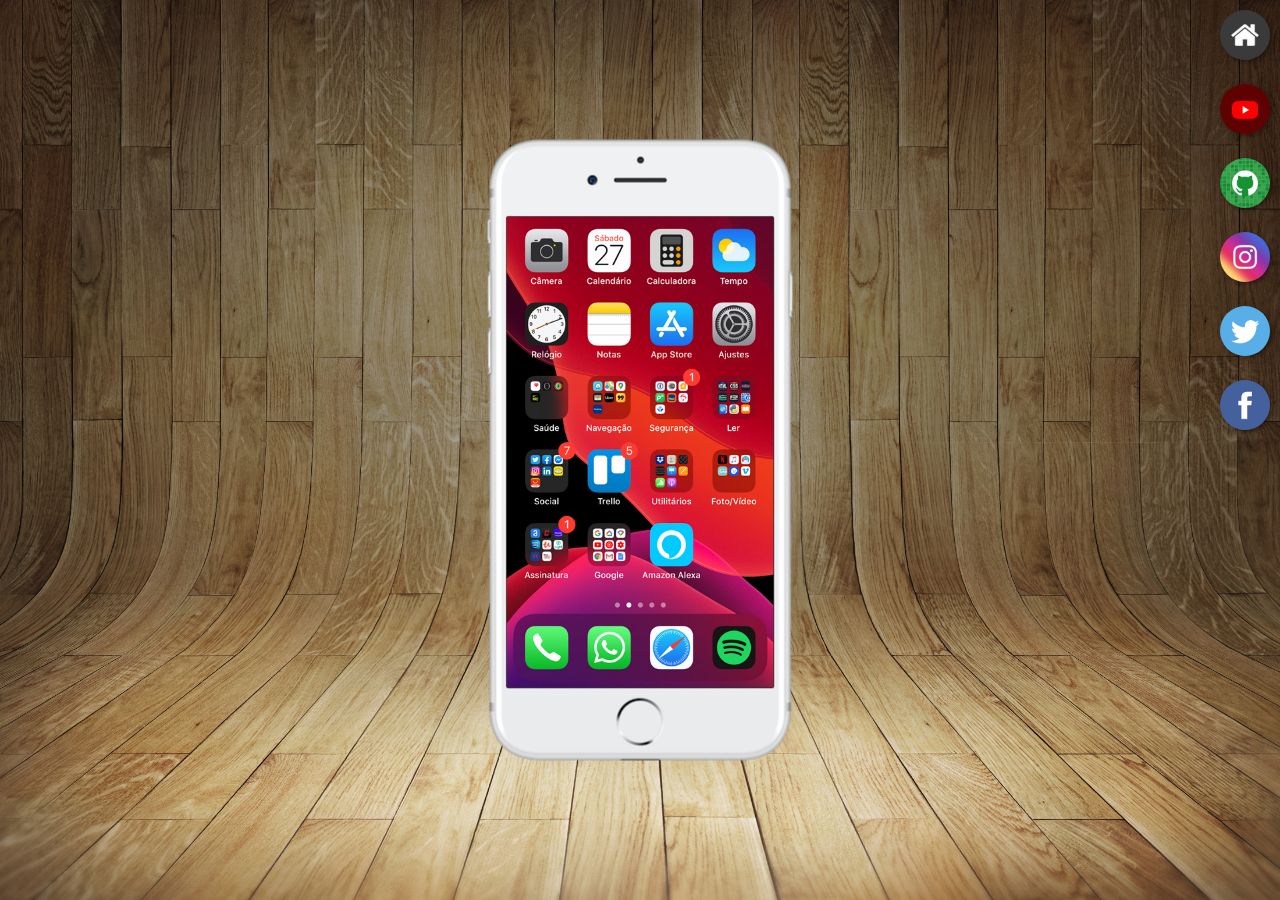
<file: index.html>
<!DOCTYPE html>
<html lang="pt-br">
<head>
    <meta charset="UTF-8">
    <meta http-equiv="X-UA-Compatible" content="IE=edge">
    <meta name="viewport" content="width=device-width, initial-scale=1.0">
    <link rel="shortcut icon" href="favicon.ico" type="image/x-icon">
    <link rel="stylesheet" href="estilos/style.css">
    <title>Projeto Redes Sociais</title>
</head>
<body>
    <main>
        <section id="telefone">
            <iframe src="home.html" name="tela" id="tela" frameborder="0">
                Seu navegador não é compátivel com isso.
            </iframe>
        </section>
        <section id="redes-sociais">
            <a href="home.html" target="tela"><img src="imagens/logo-home.jpg" alt="Home"></a><br>
            <a href="youtube.html" target="tela"><img src="imagens/logo-youtube.jpg" alt="YouTube"></a><br>
            <a href="github.html" target="tela"><img src="imagens/logo-github.jpg" alt="GitHub"></a><br>
            <a href="instagram.html" target="tela"><img src="imagens/logo-instagram.jpg" alt="Instagram"></a><br>
            <a href="twitter.html" target="tela"><img src="imagens/logo-twitter.jpg" alt="Twitter"></a><br>
            <a href="facebook.html" target="tela"><img src="imagens/logo-facebook.jpg" alt="Facebook"></a><br>
        </section>
    </main>
</body>
</html>
</file>
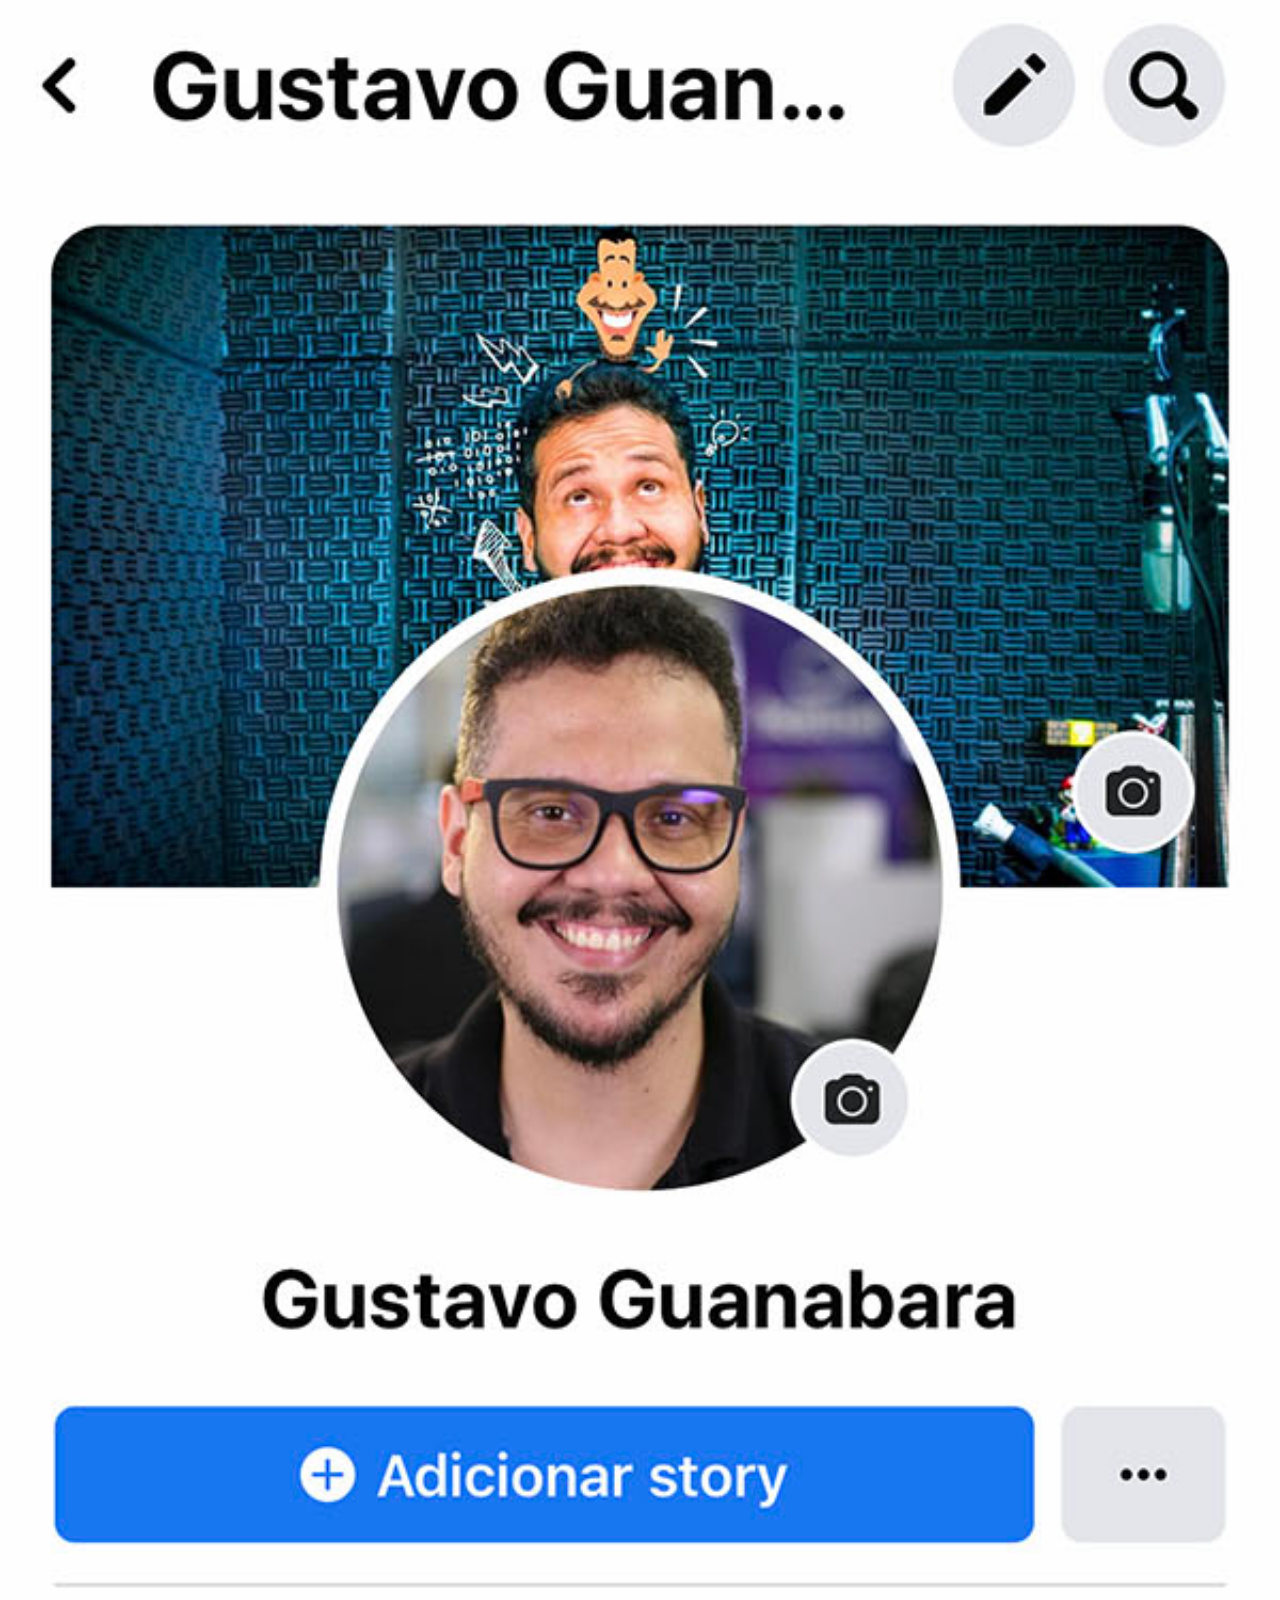
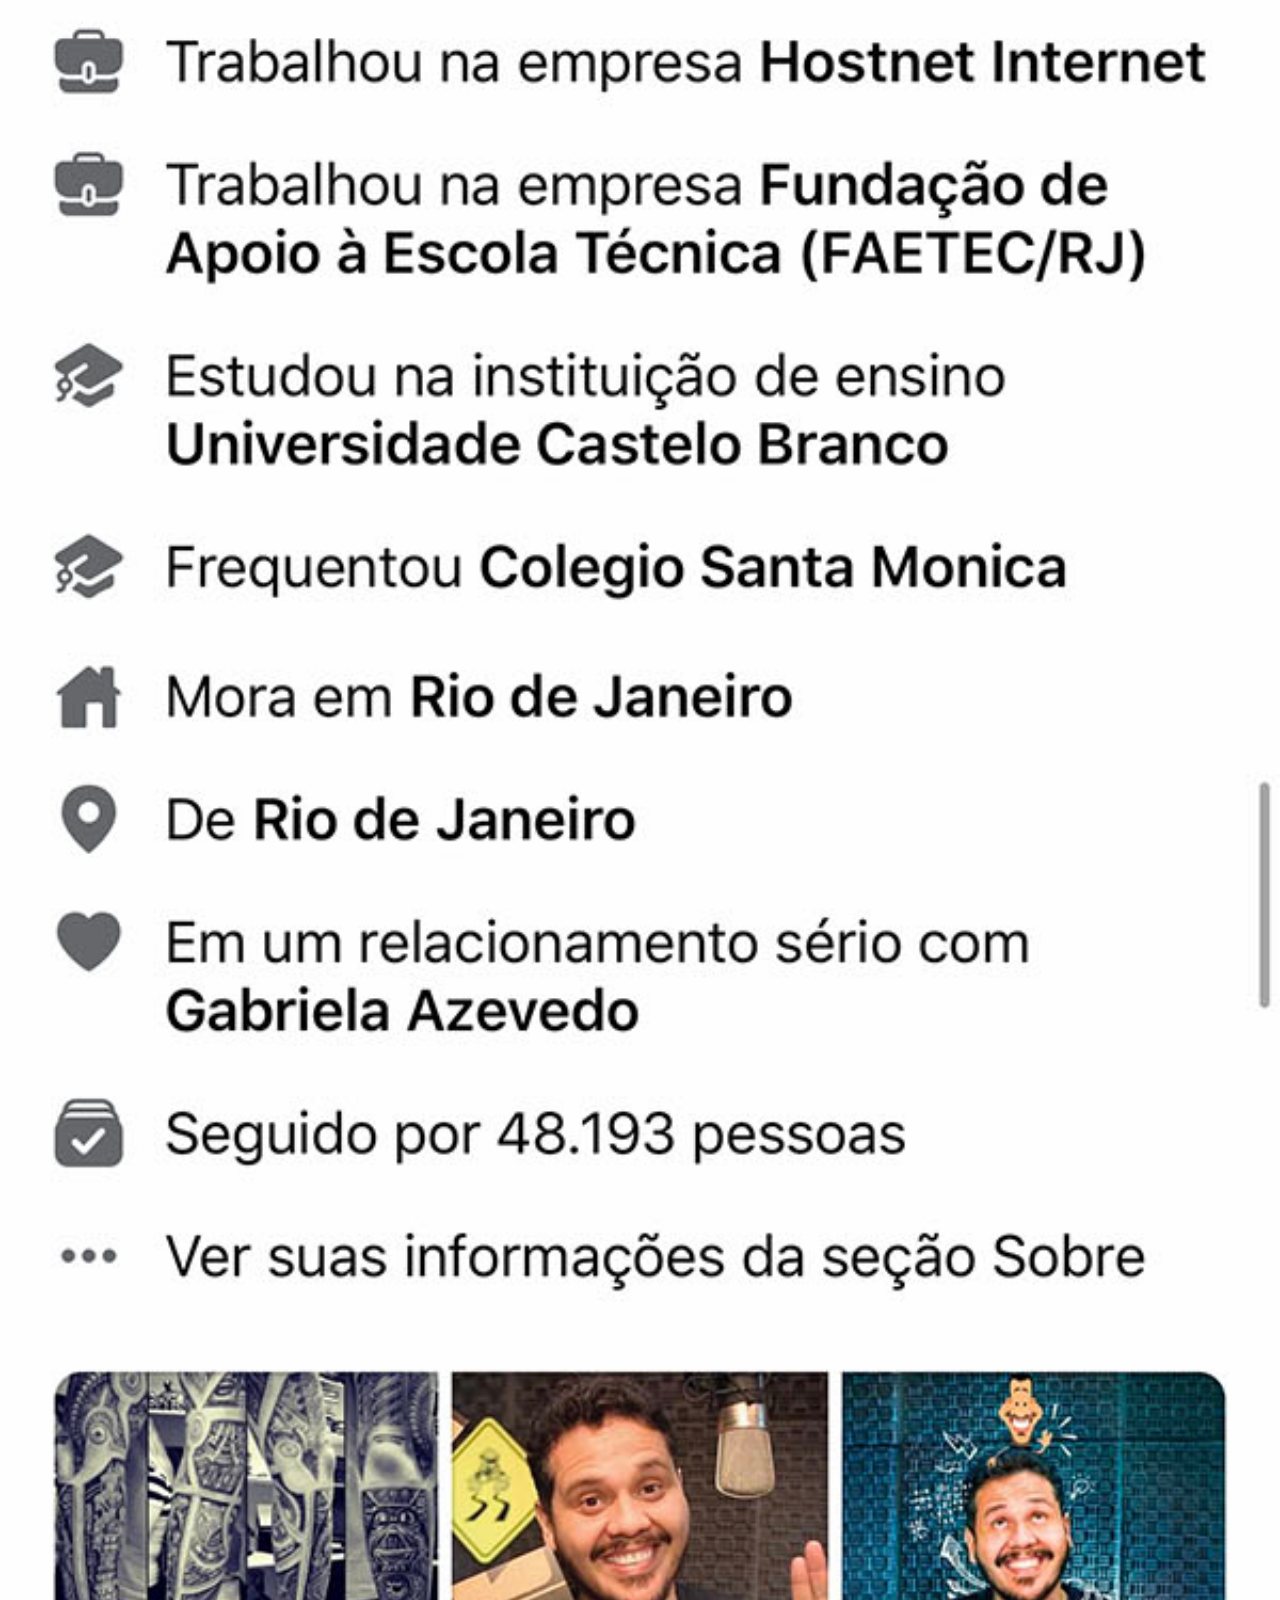
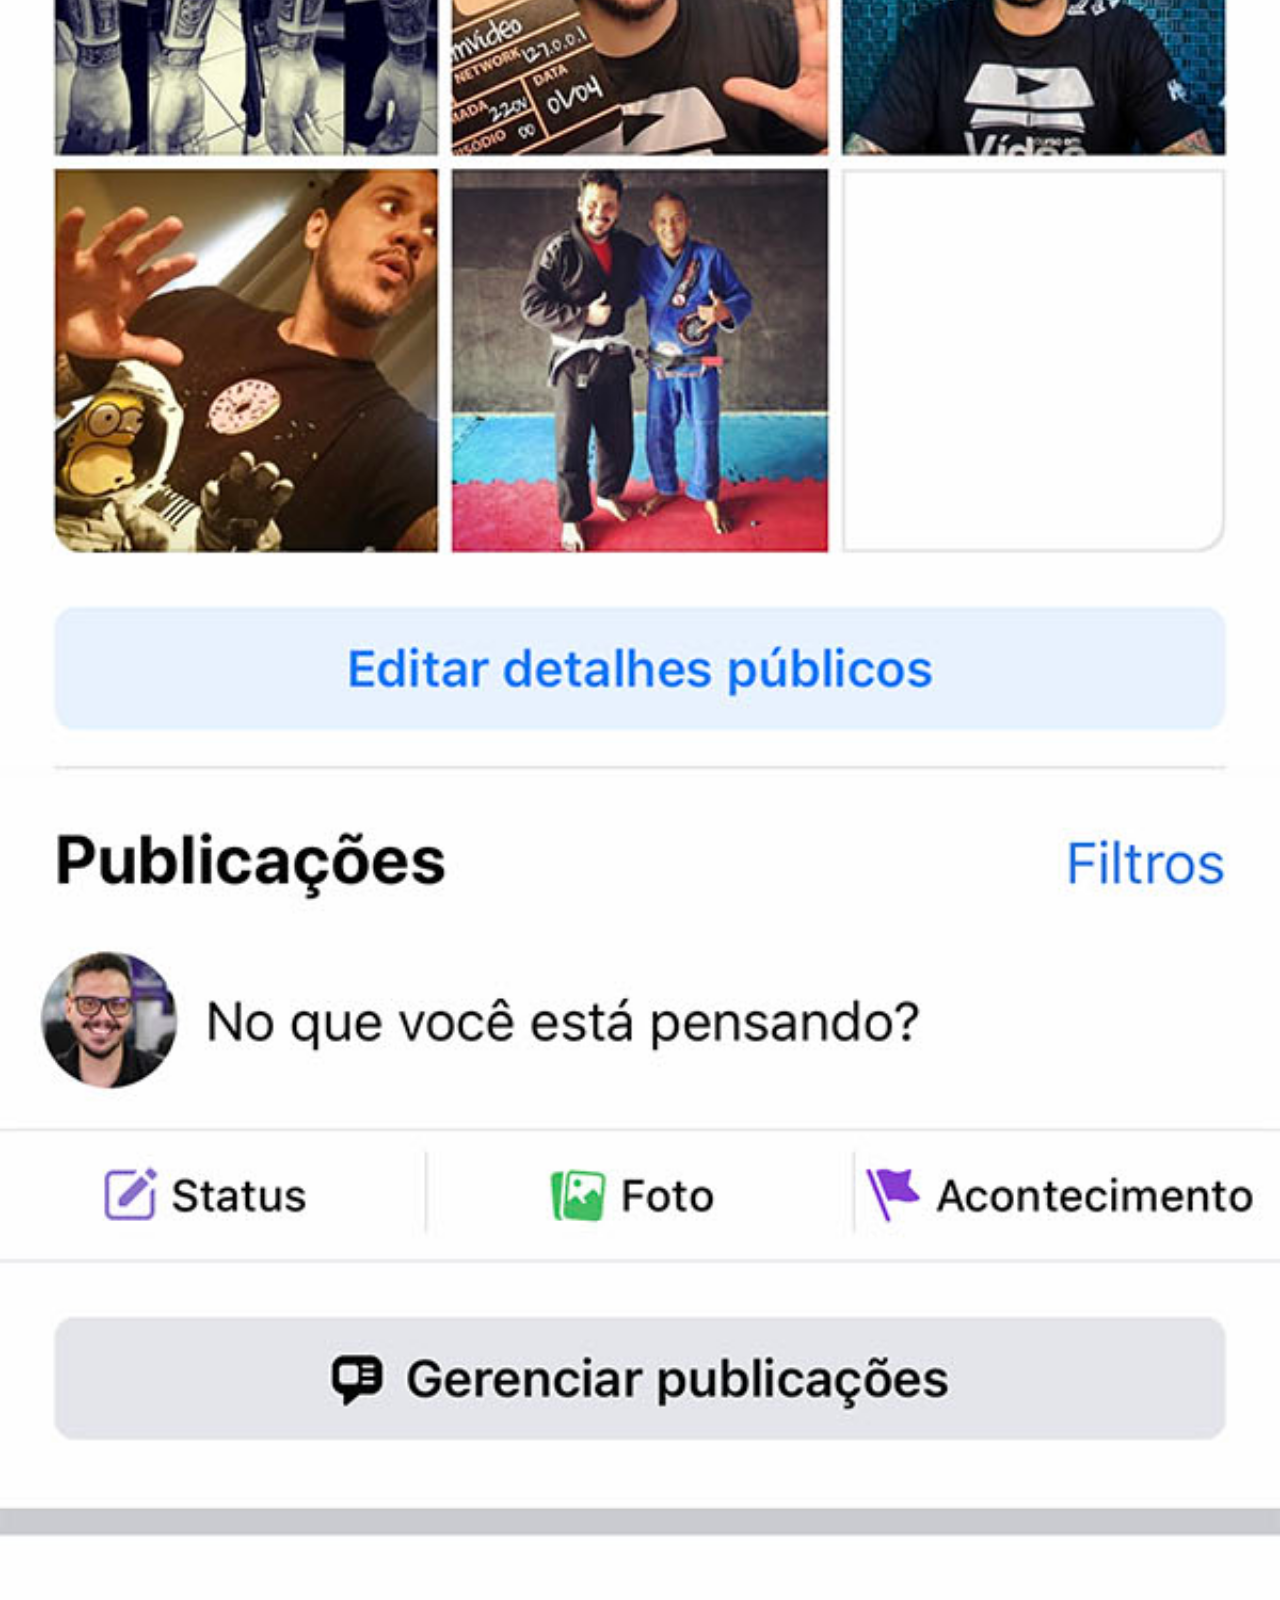
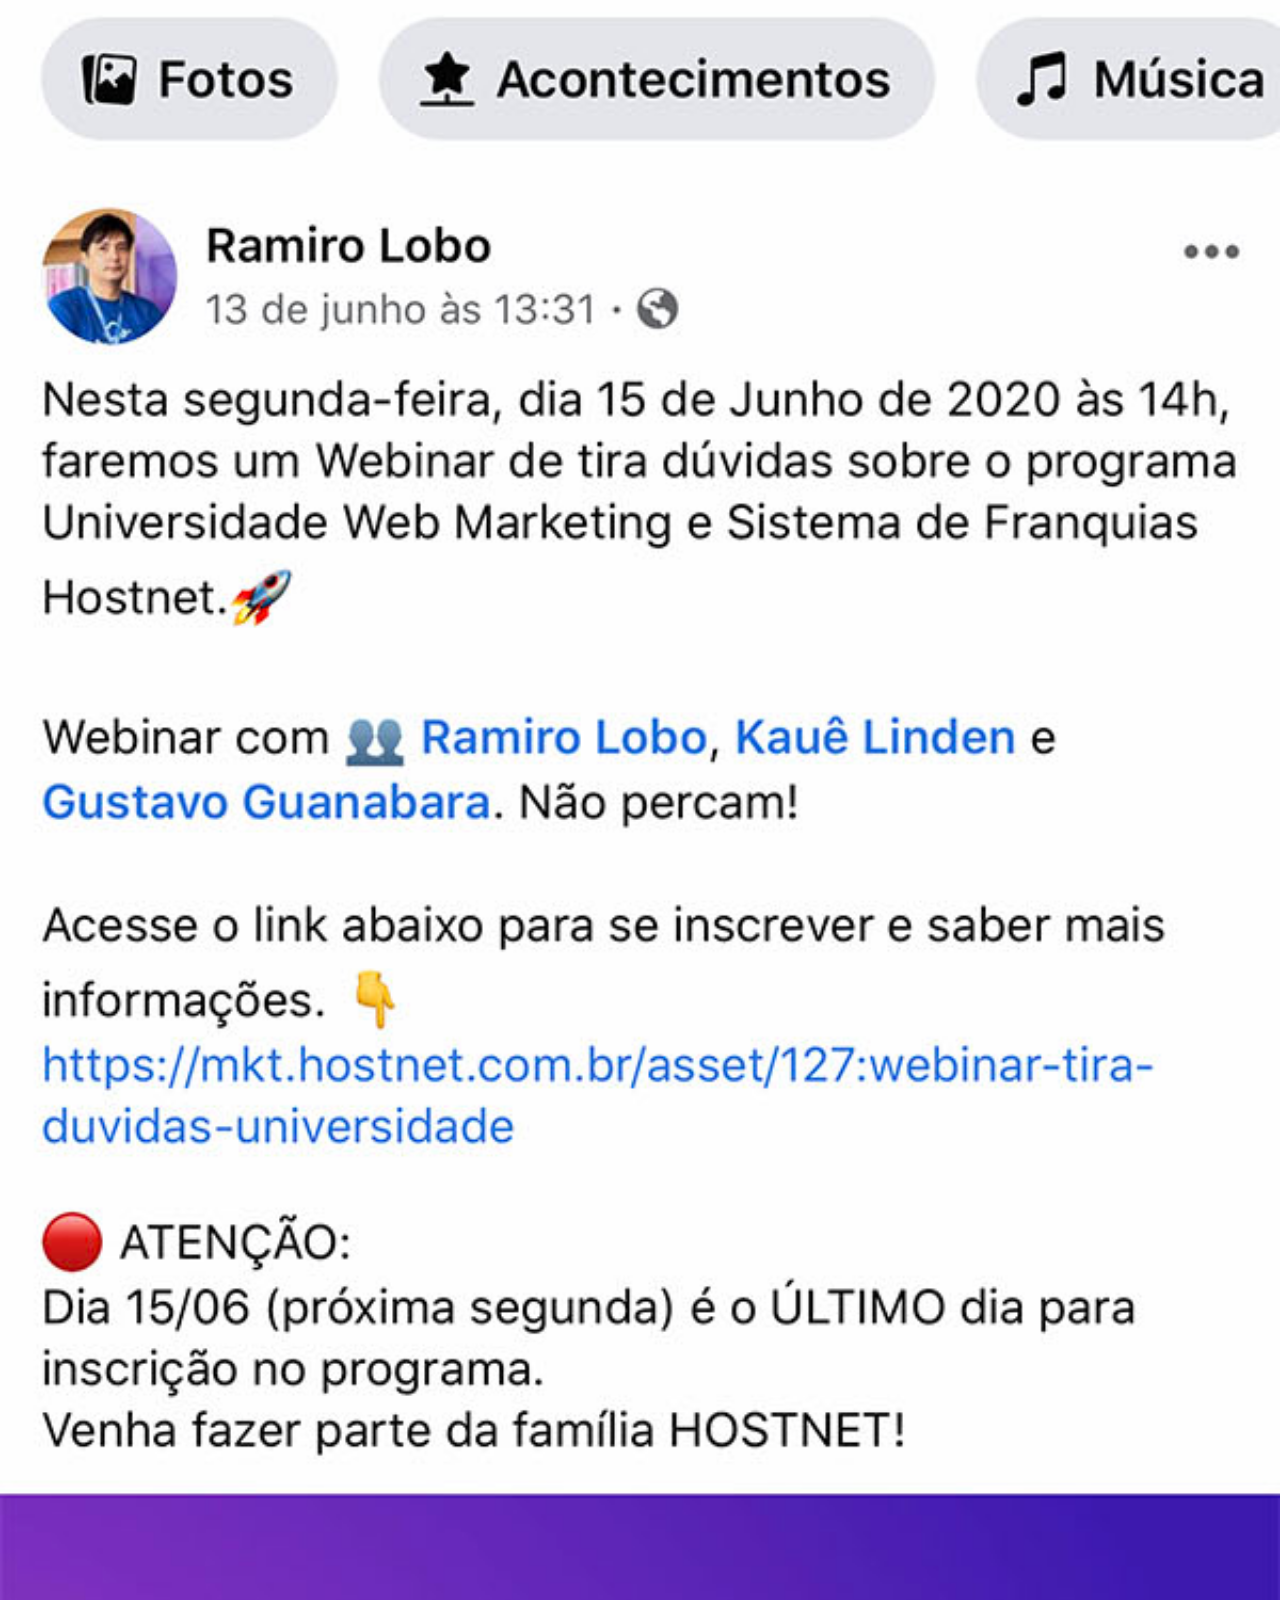
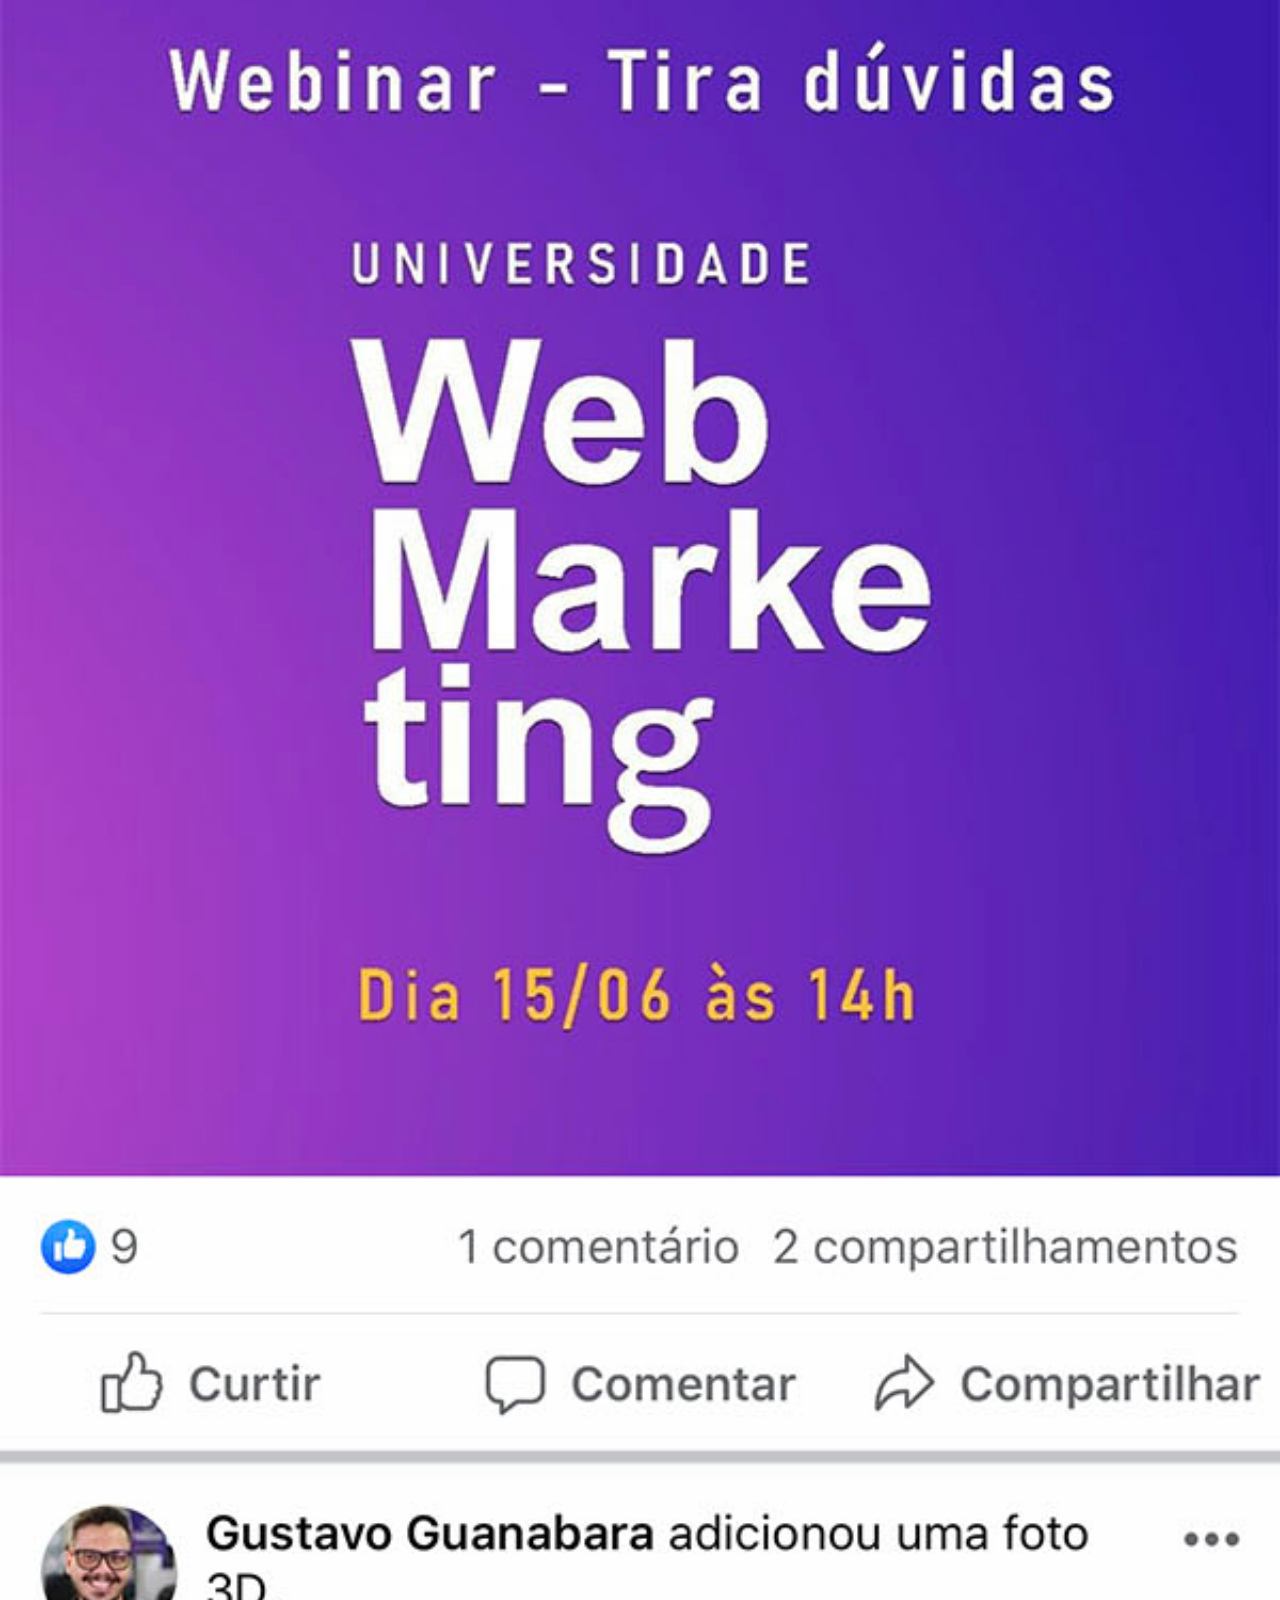
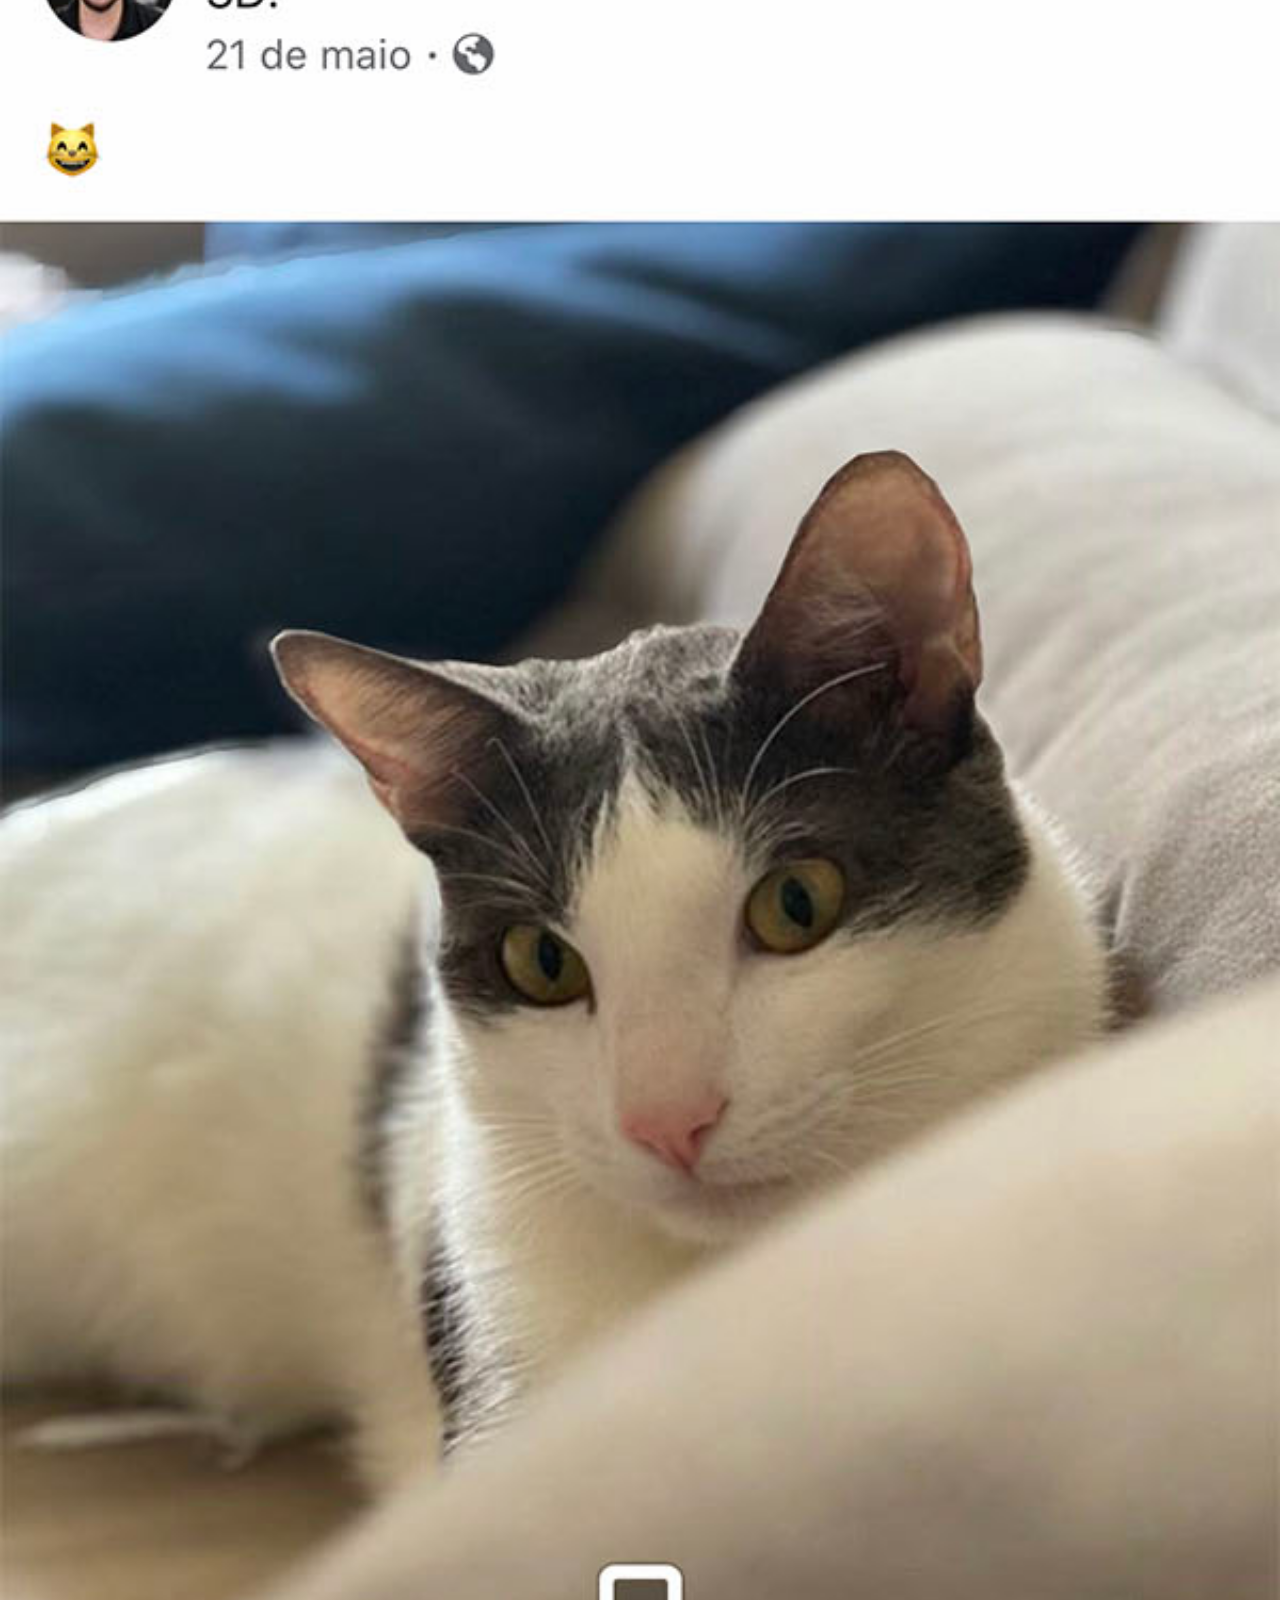
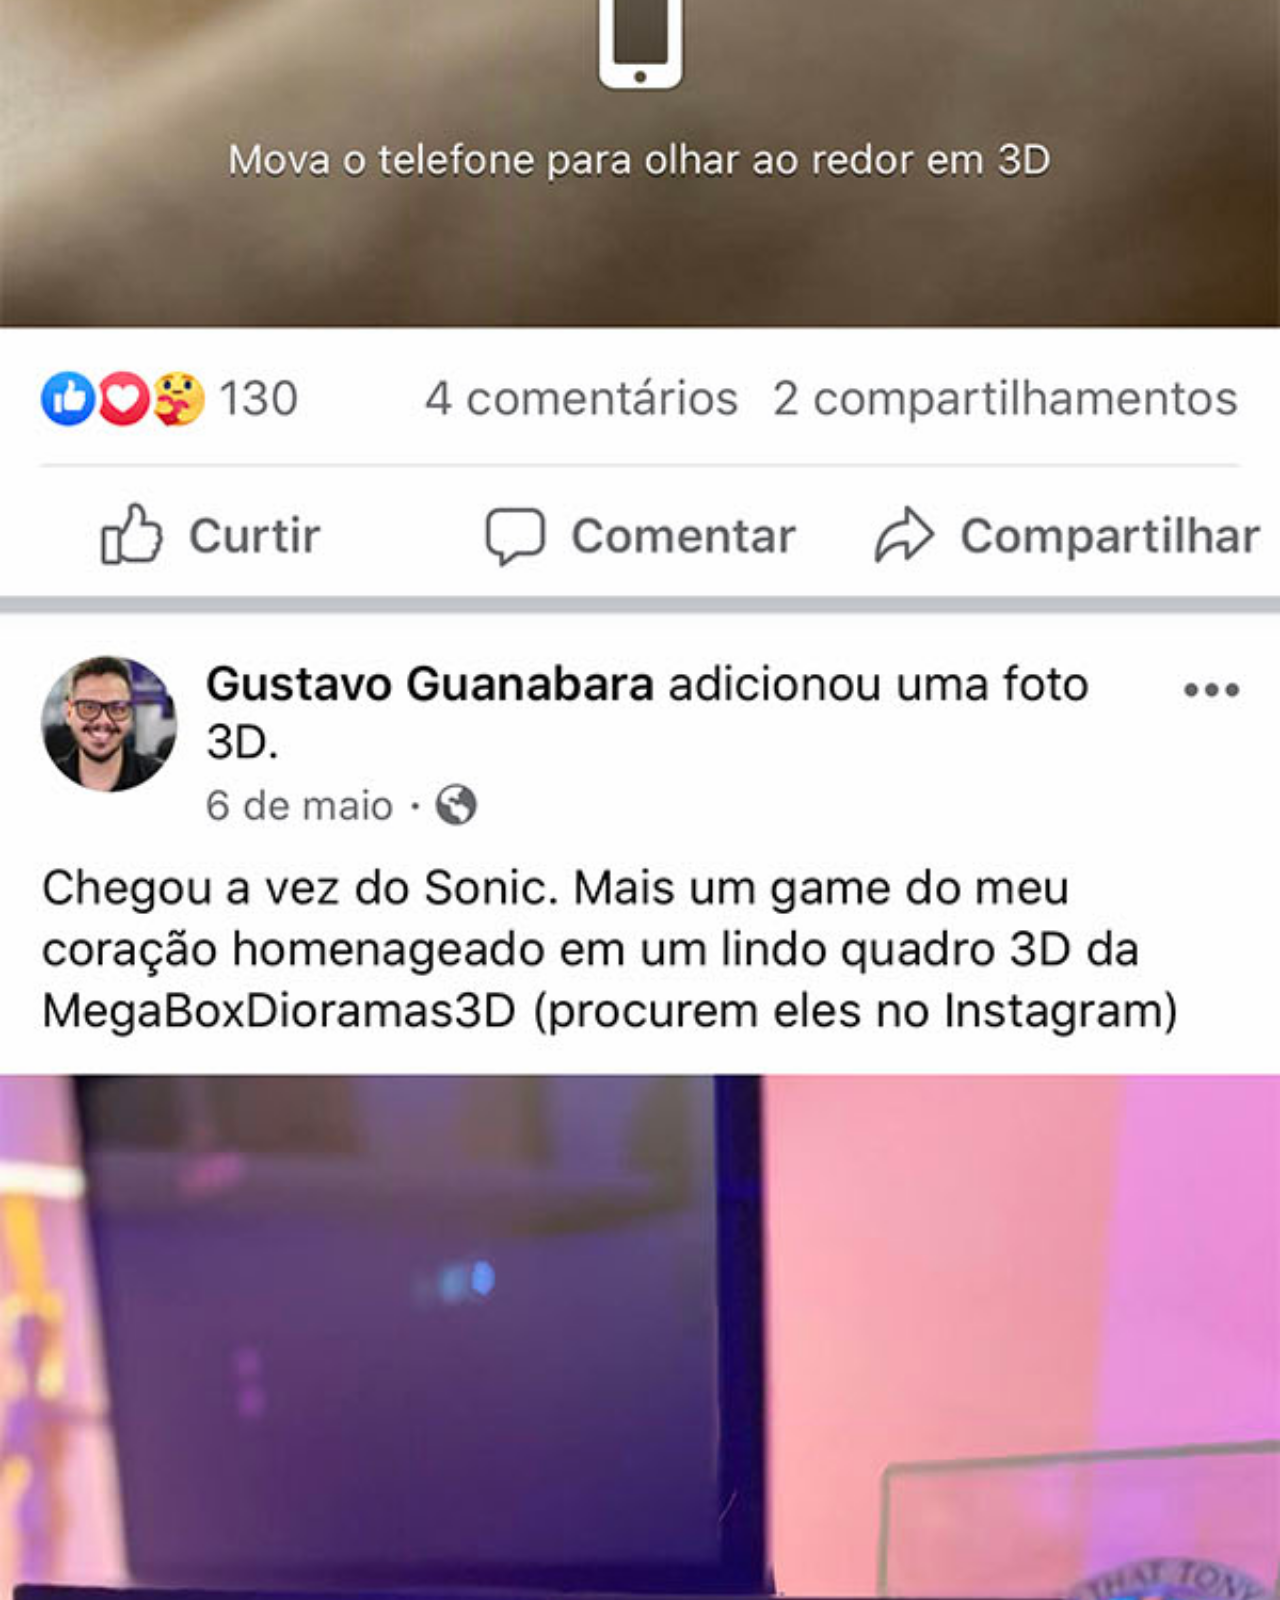
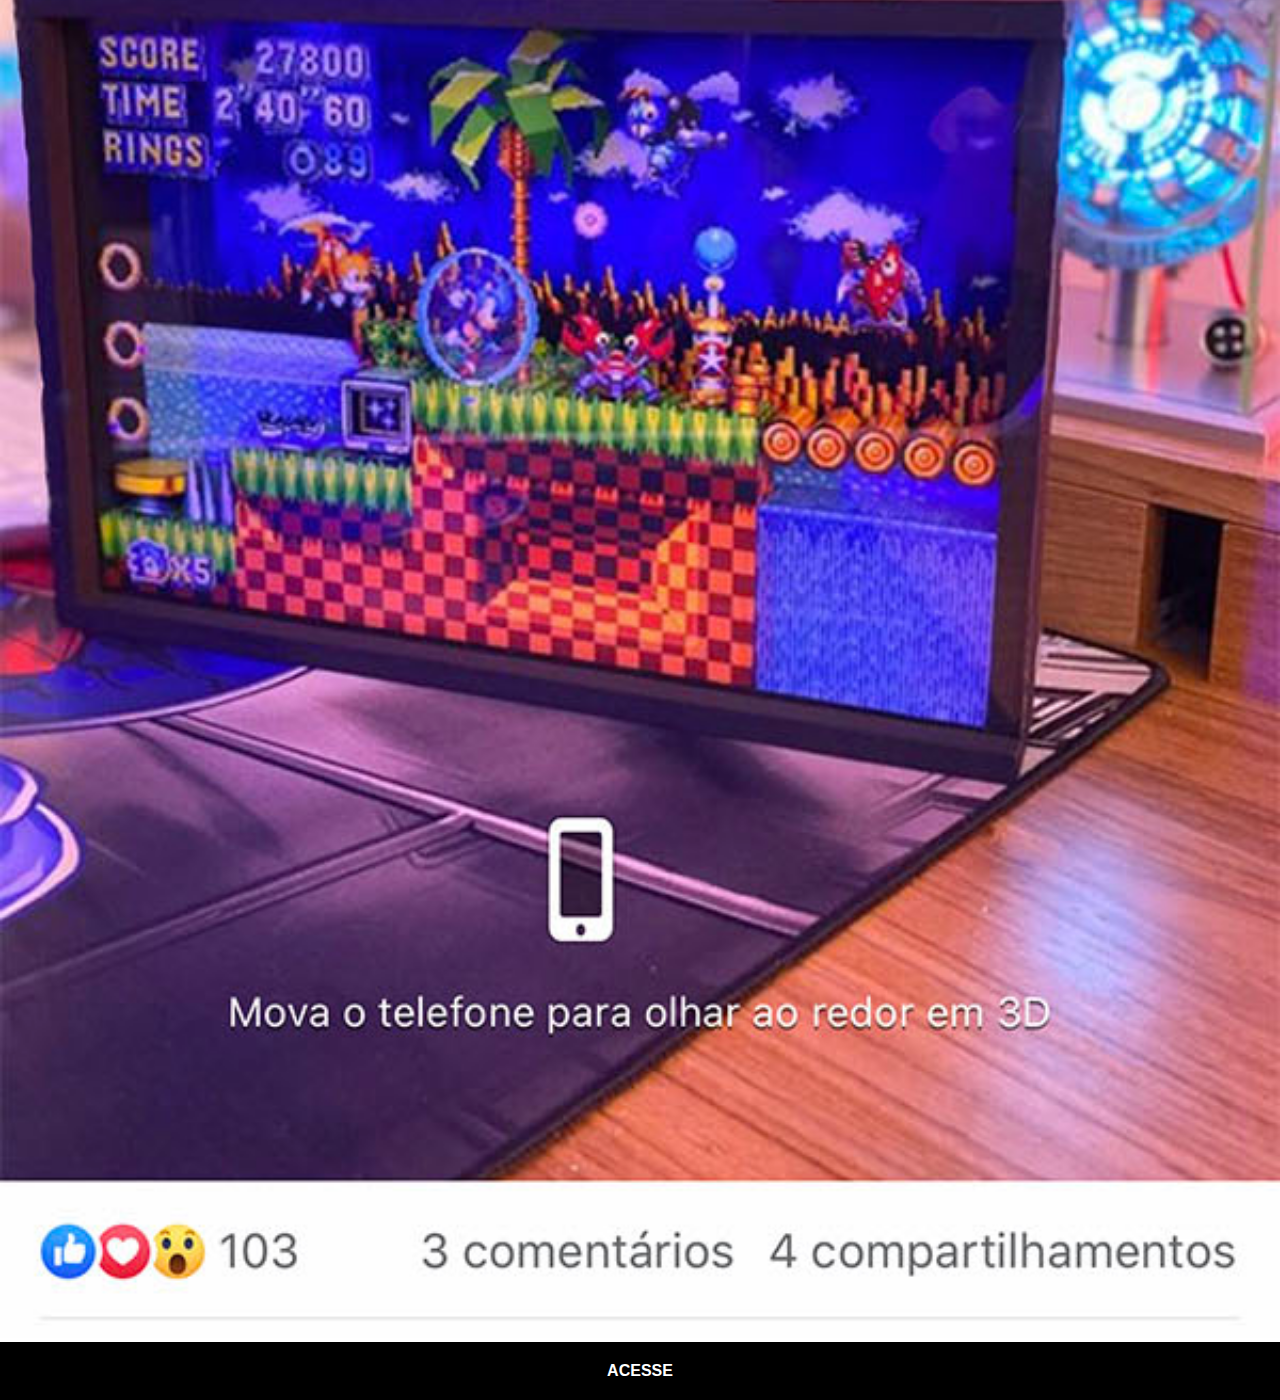
<file: facebook.html>
<!DOCTYPE html>
<html lang="pt-br">
<head>
    <meta charset="UTF-8">
    <meta http-equiv="X-UA-Compatible" content="IE=edge">
    <meta name="viewport" content="width=device-width, initial-scale=1.0">
    <link rel="stylesheet" href="social.css">
    <title>Facebook</title>
    <style>
     a {
            background-color: black
        }

        a:hover {
    background-color: #2474E1;
        }
    </style>
</head>
<body>
    <img src="imagens/tela-facebook.jpg" alt="Facebook">
    <a href="https://www.facebook.com/CursosEmVideo" target="_blank">ACESSE</a>
</body>
</html>
</file>
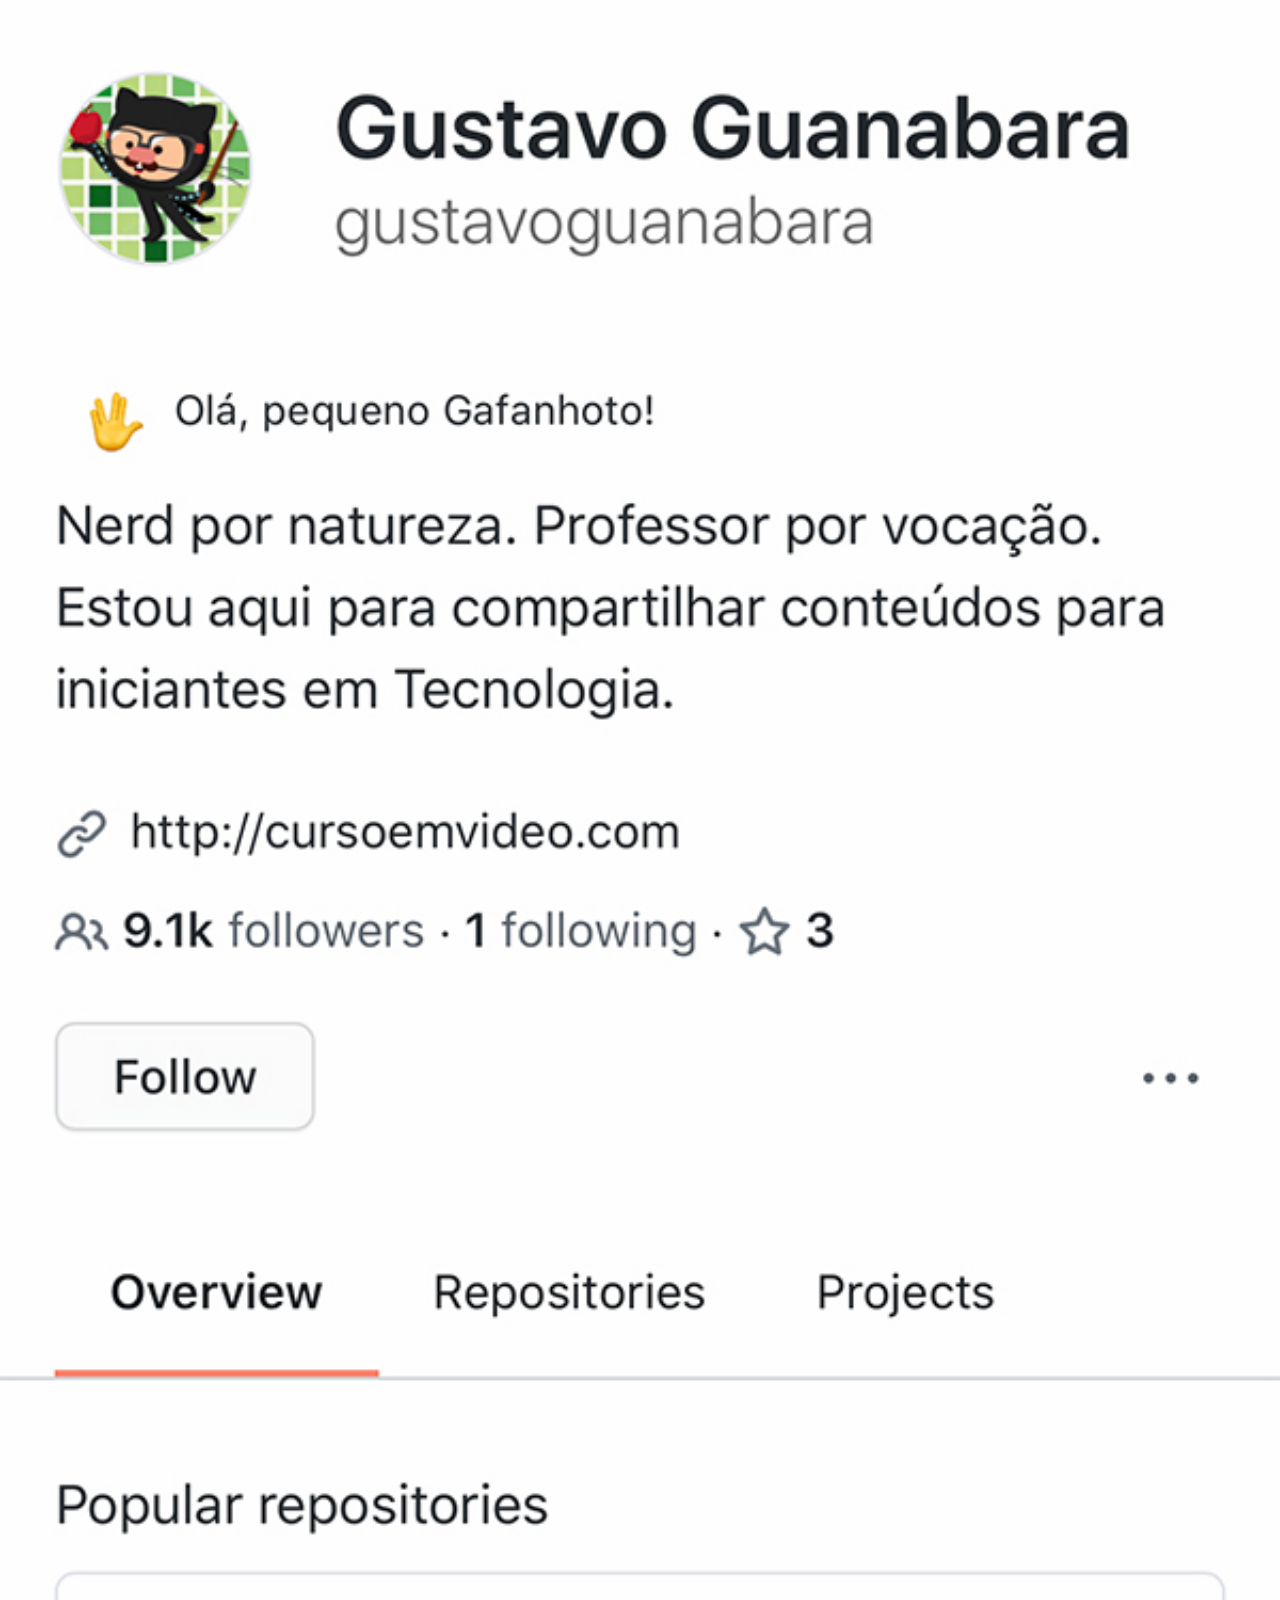
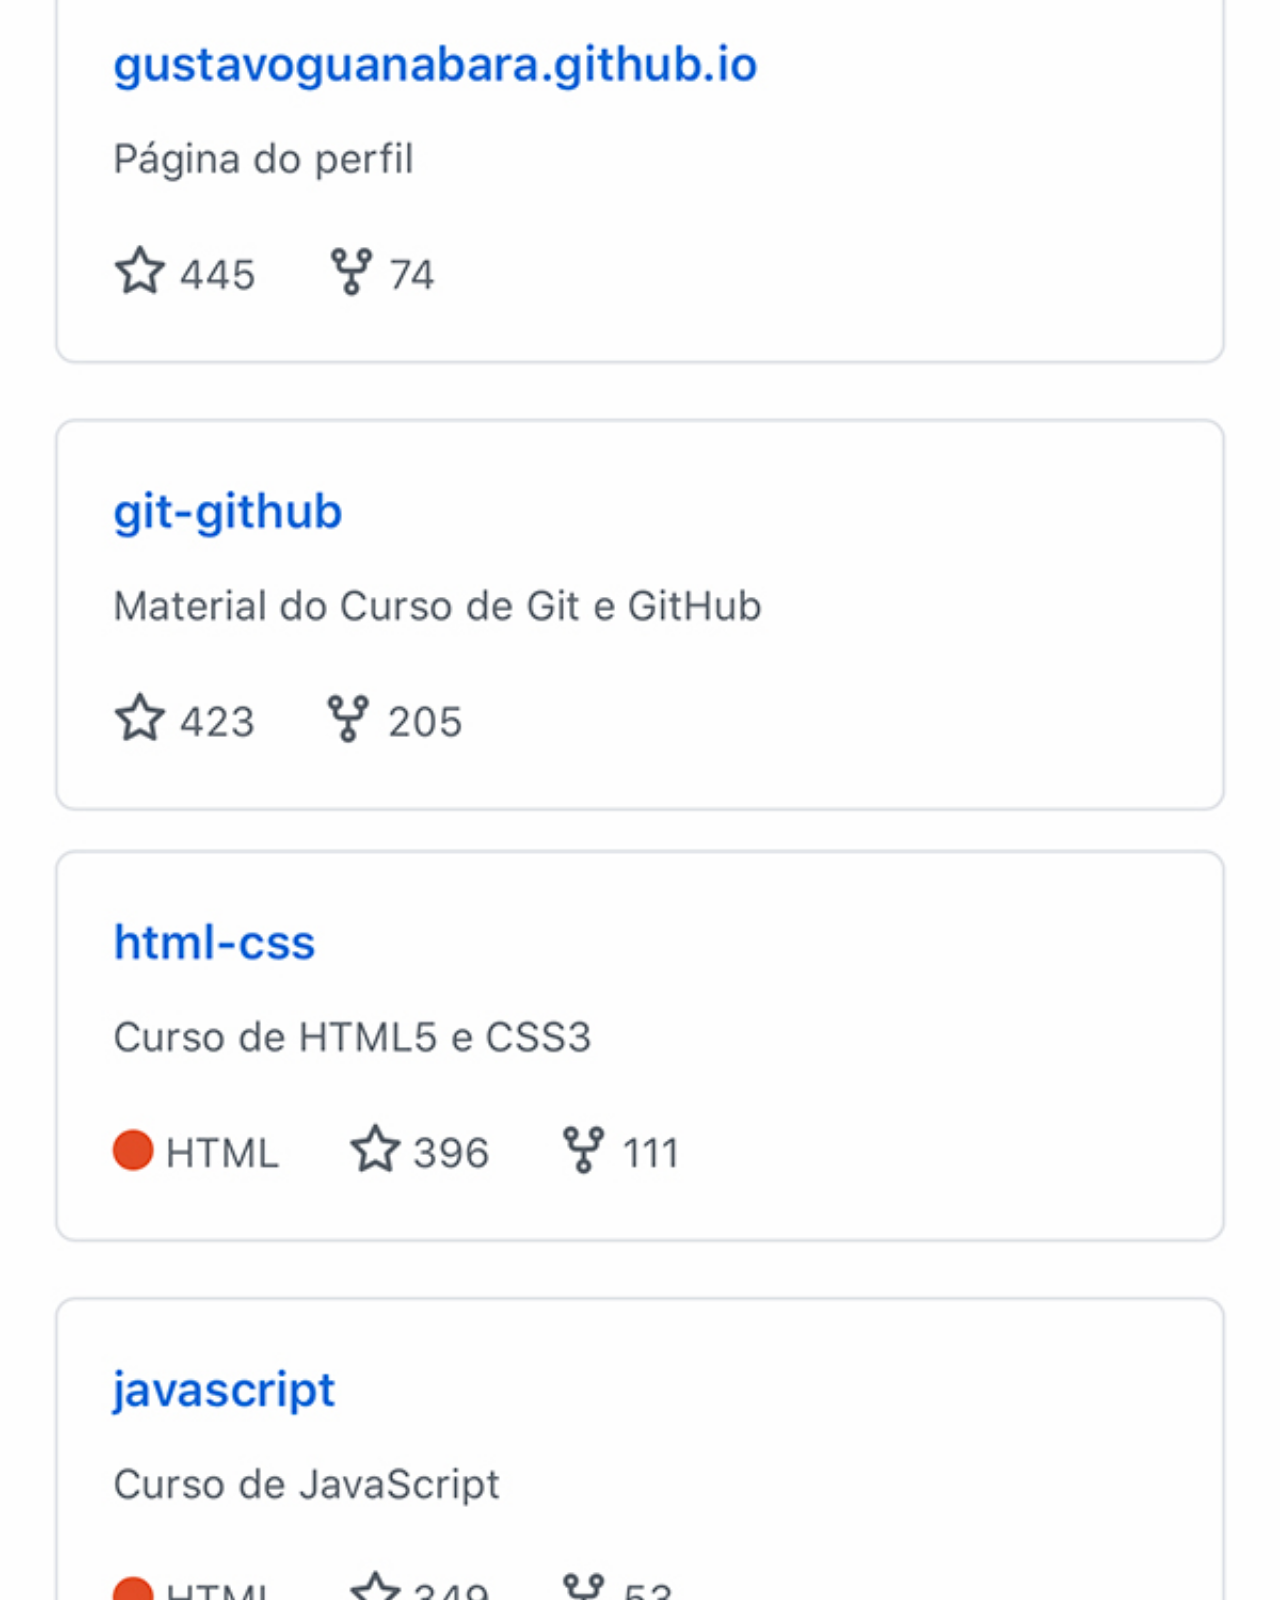
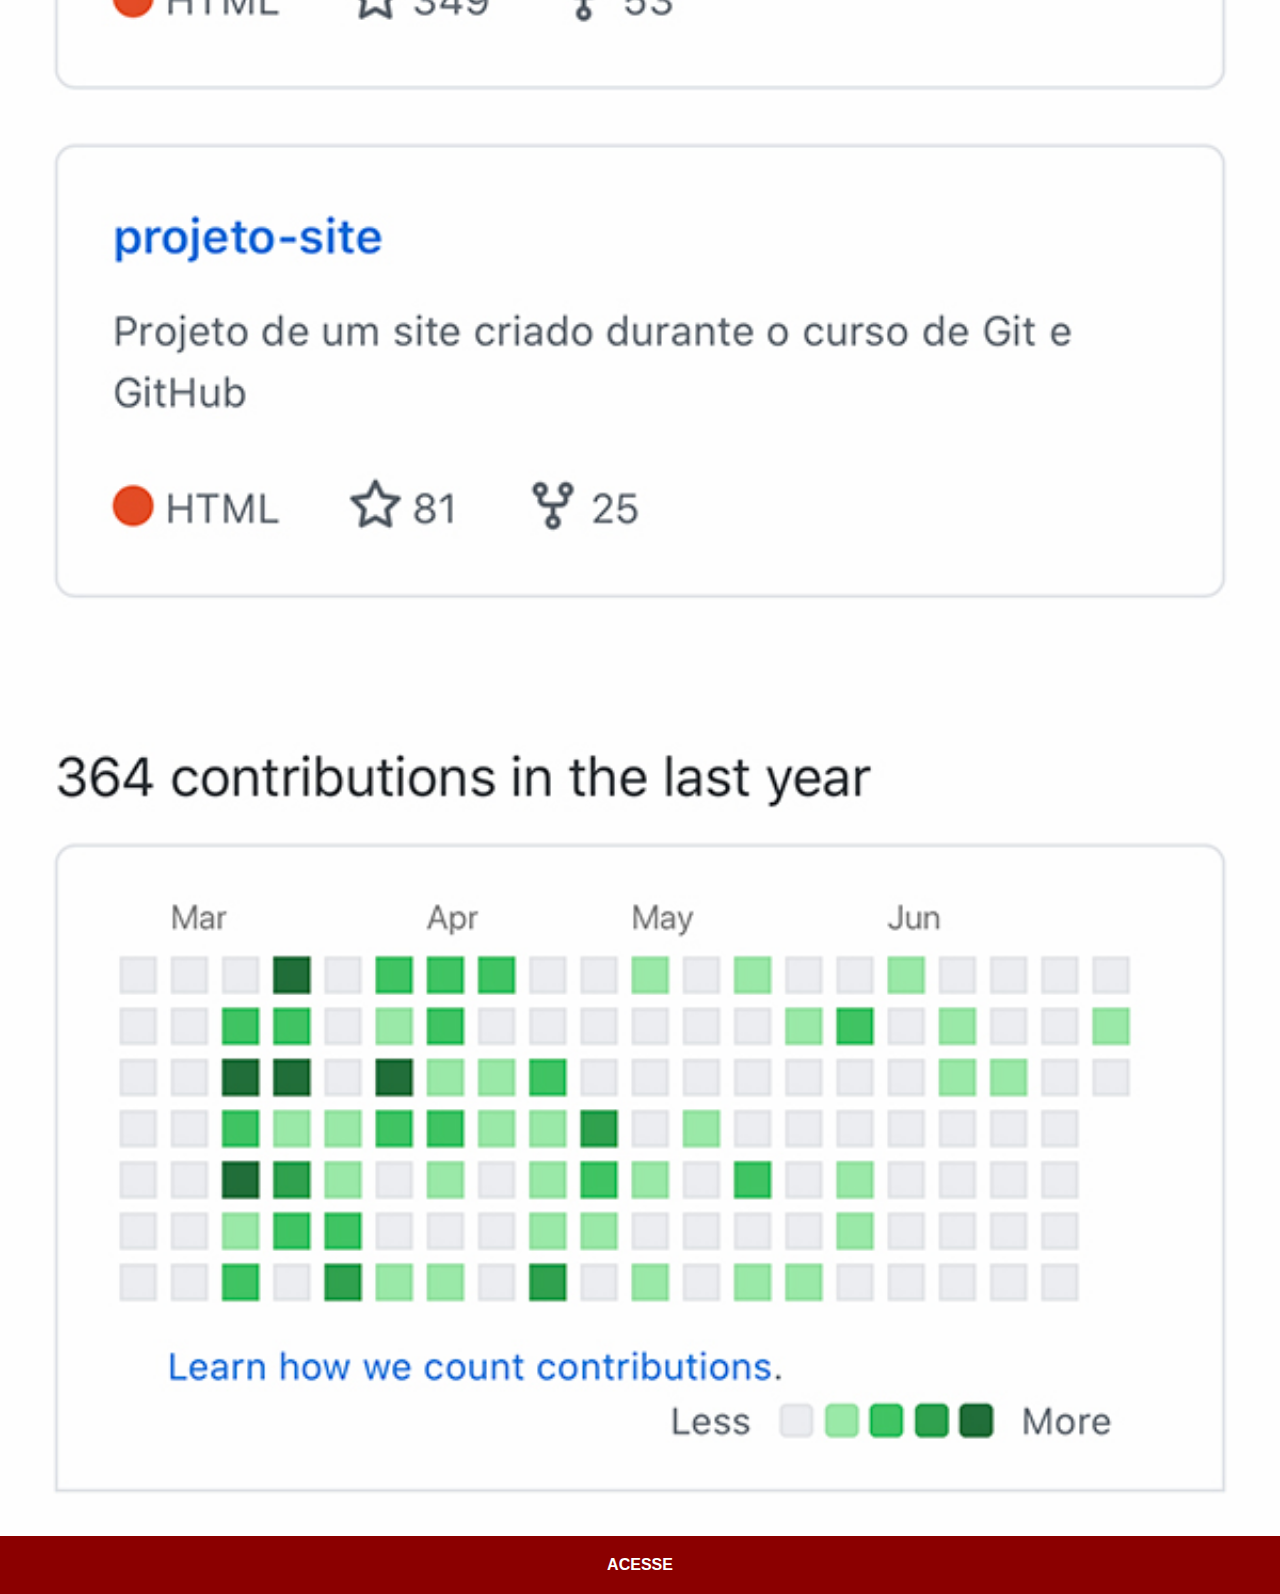
<file: github.html>
<!DOCTYPE html>
<html lang="pt-br">
<head>
    <meta charset="UTF-8">
    <meta http-equiv="X-UA-Compatible" content="IE=edge">
    <meta name="viewport" content="width=device-width, initial-scale=1.0">
    <link rel="stylesheet" href="social.css">
    <title>GitHub</title>
</head>
<body>
    <img src="imagens/tela-github.jpg" alt="GitHub">
    <a href="https://github.com/gustavoguanabara" target="_blank">ACESSE</a>
</body>
</html>
</file>
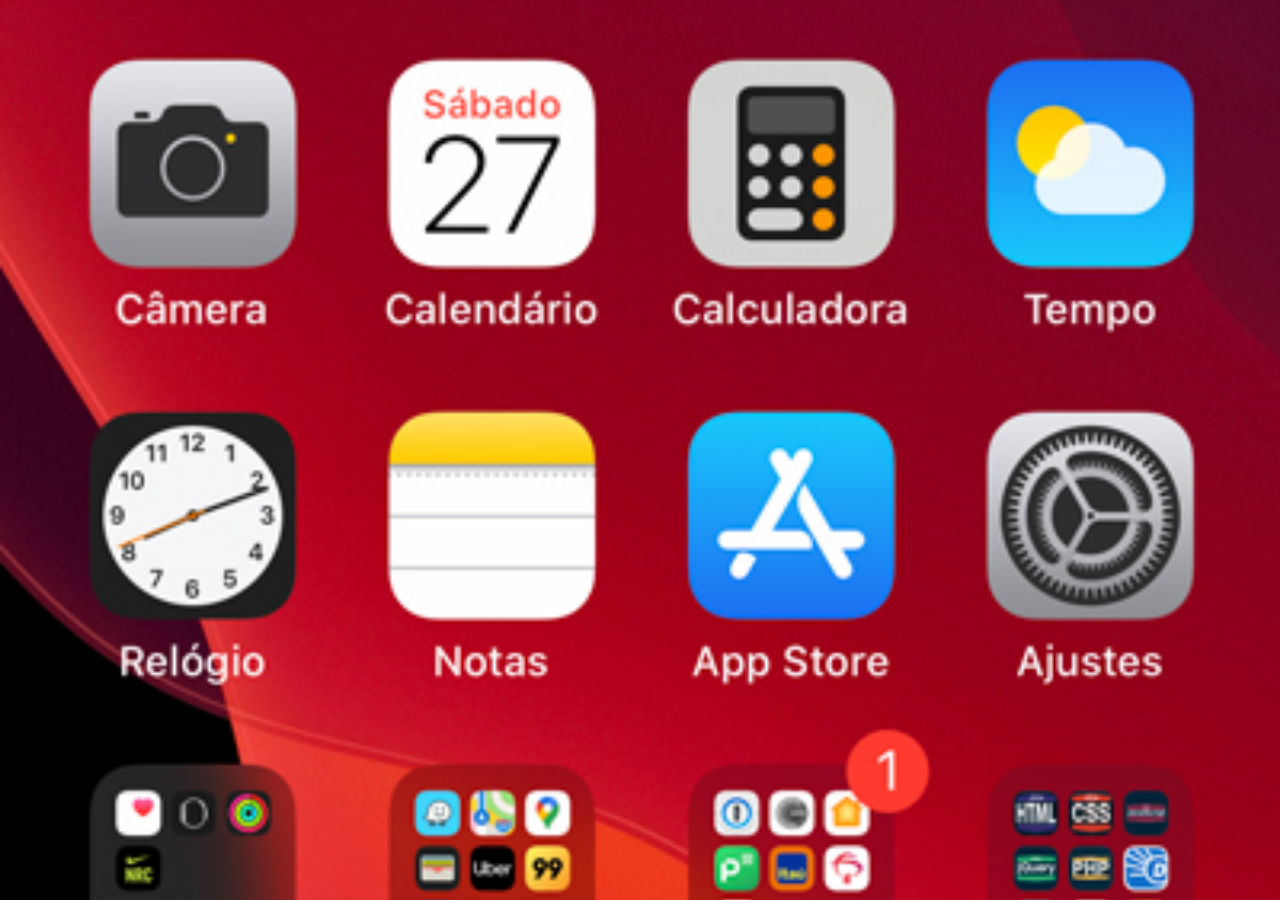
<file: home.html>
<!DOCTYPE html>
<html lang="pt-br">
<head>
    <meta charset="UTF-8">
    <meta http-equiv="X-UA-Compatible" content="IE=edge">
    <meta name="viewport" content="width=device-width, initial-scale=1.0">
    <title>Home</title>
    <style>
        * {
            margin: 0px;
            padding: 0px;
        }

        body {
            width: 100vw;
            height: 100vh;
            background: black url('imagens/tela-home.jpg') no-repeat top center;
            background-size: cover;
        }
    </style>
</head>
<body>
    
</body>
</html>
</file>
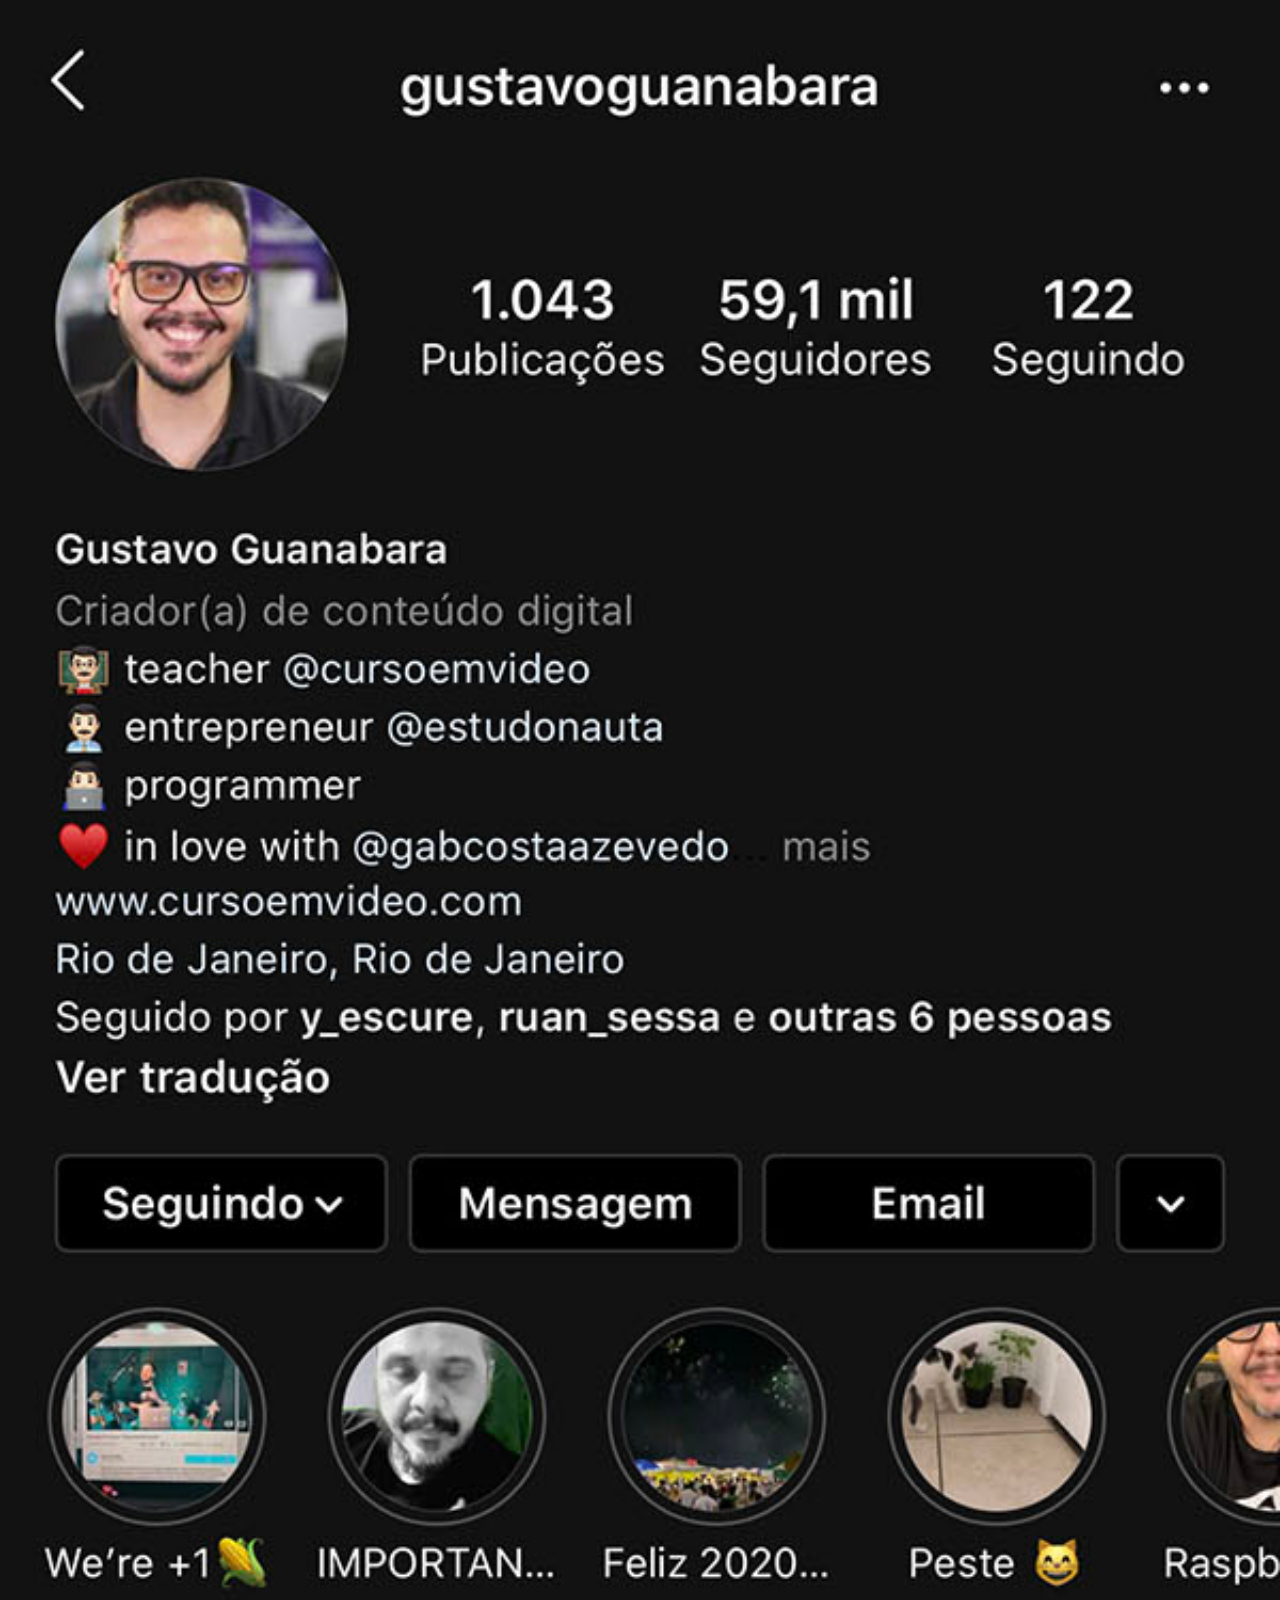
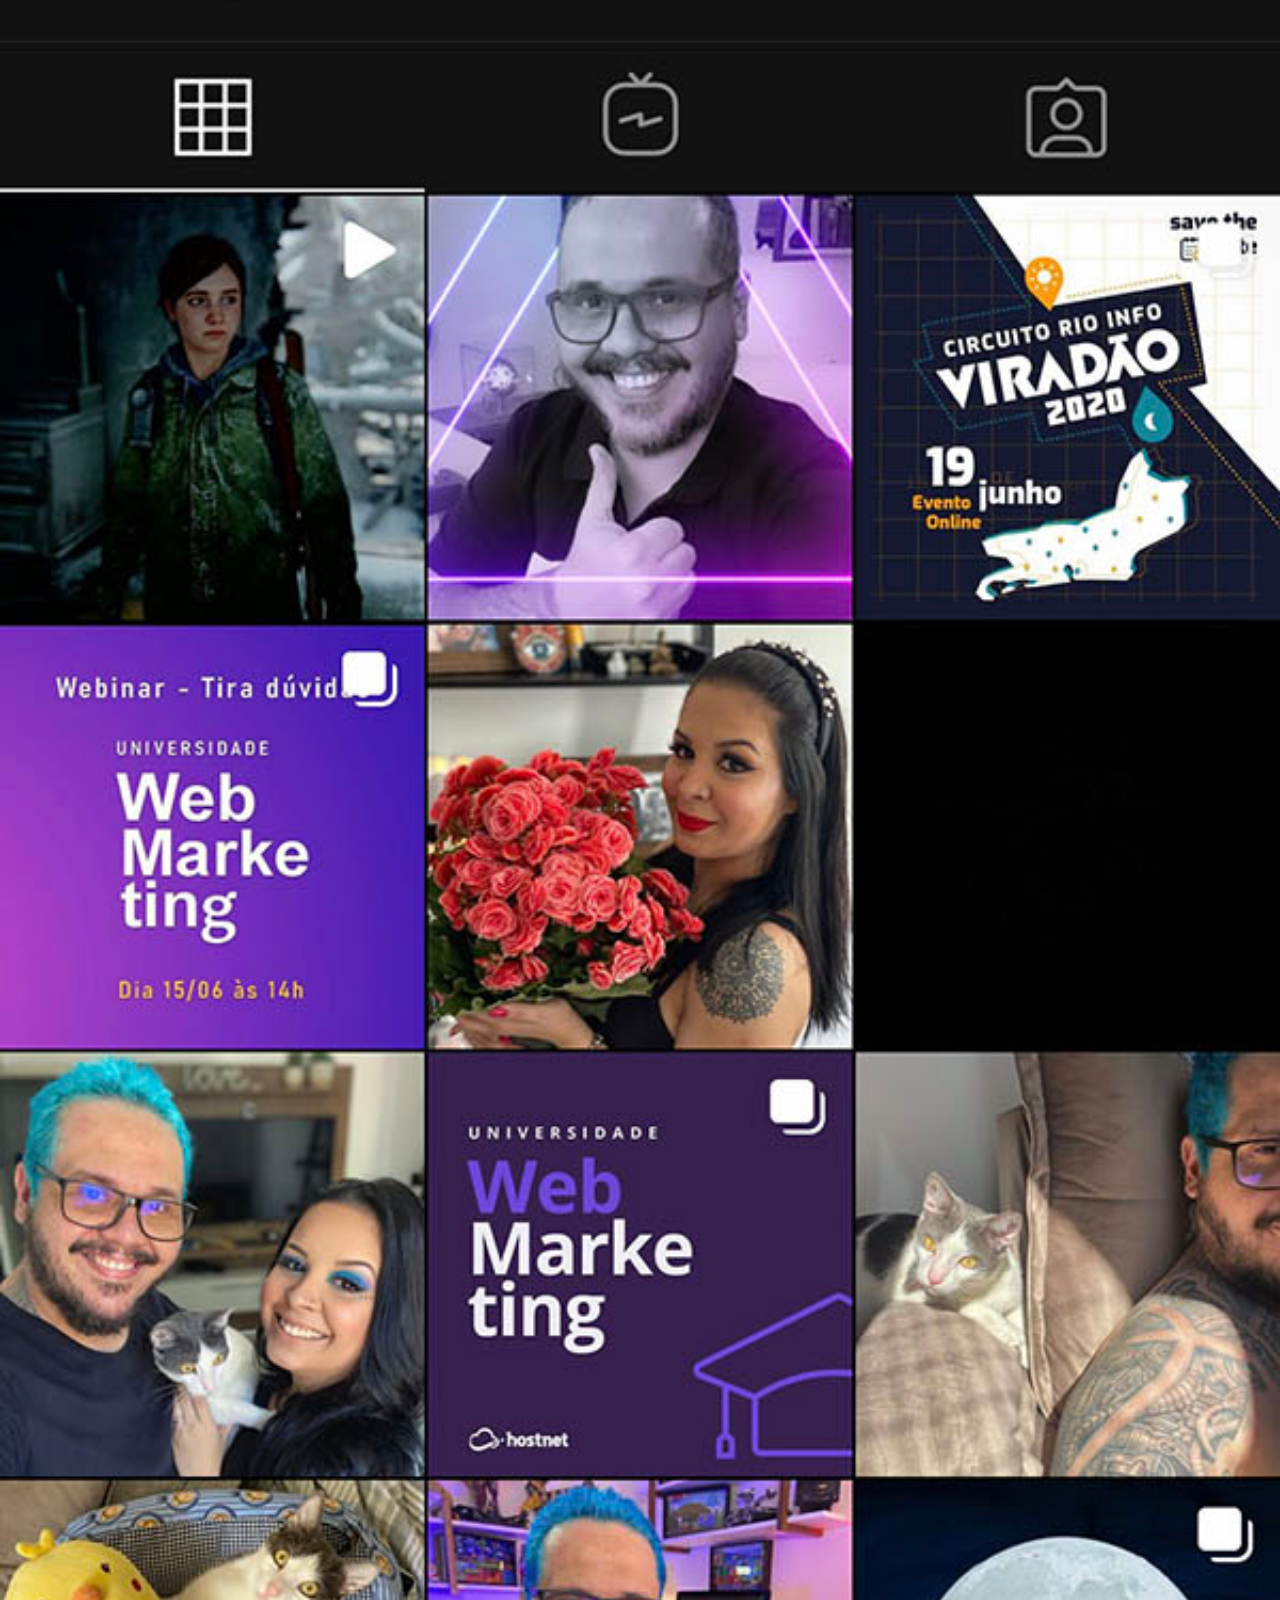
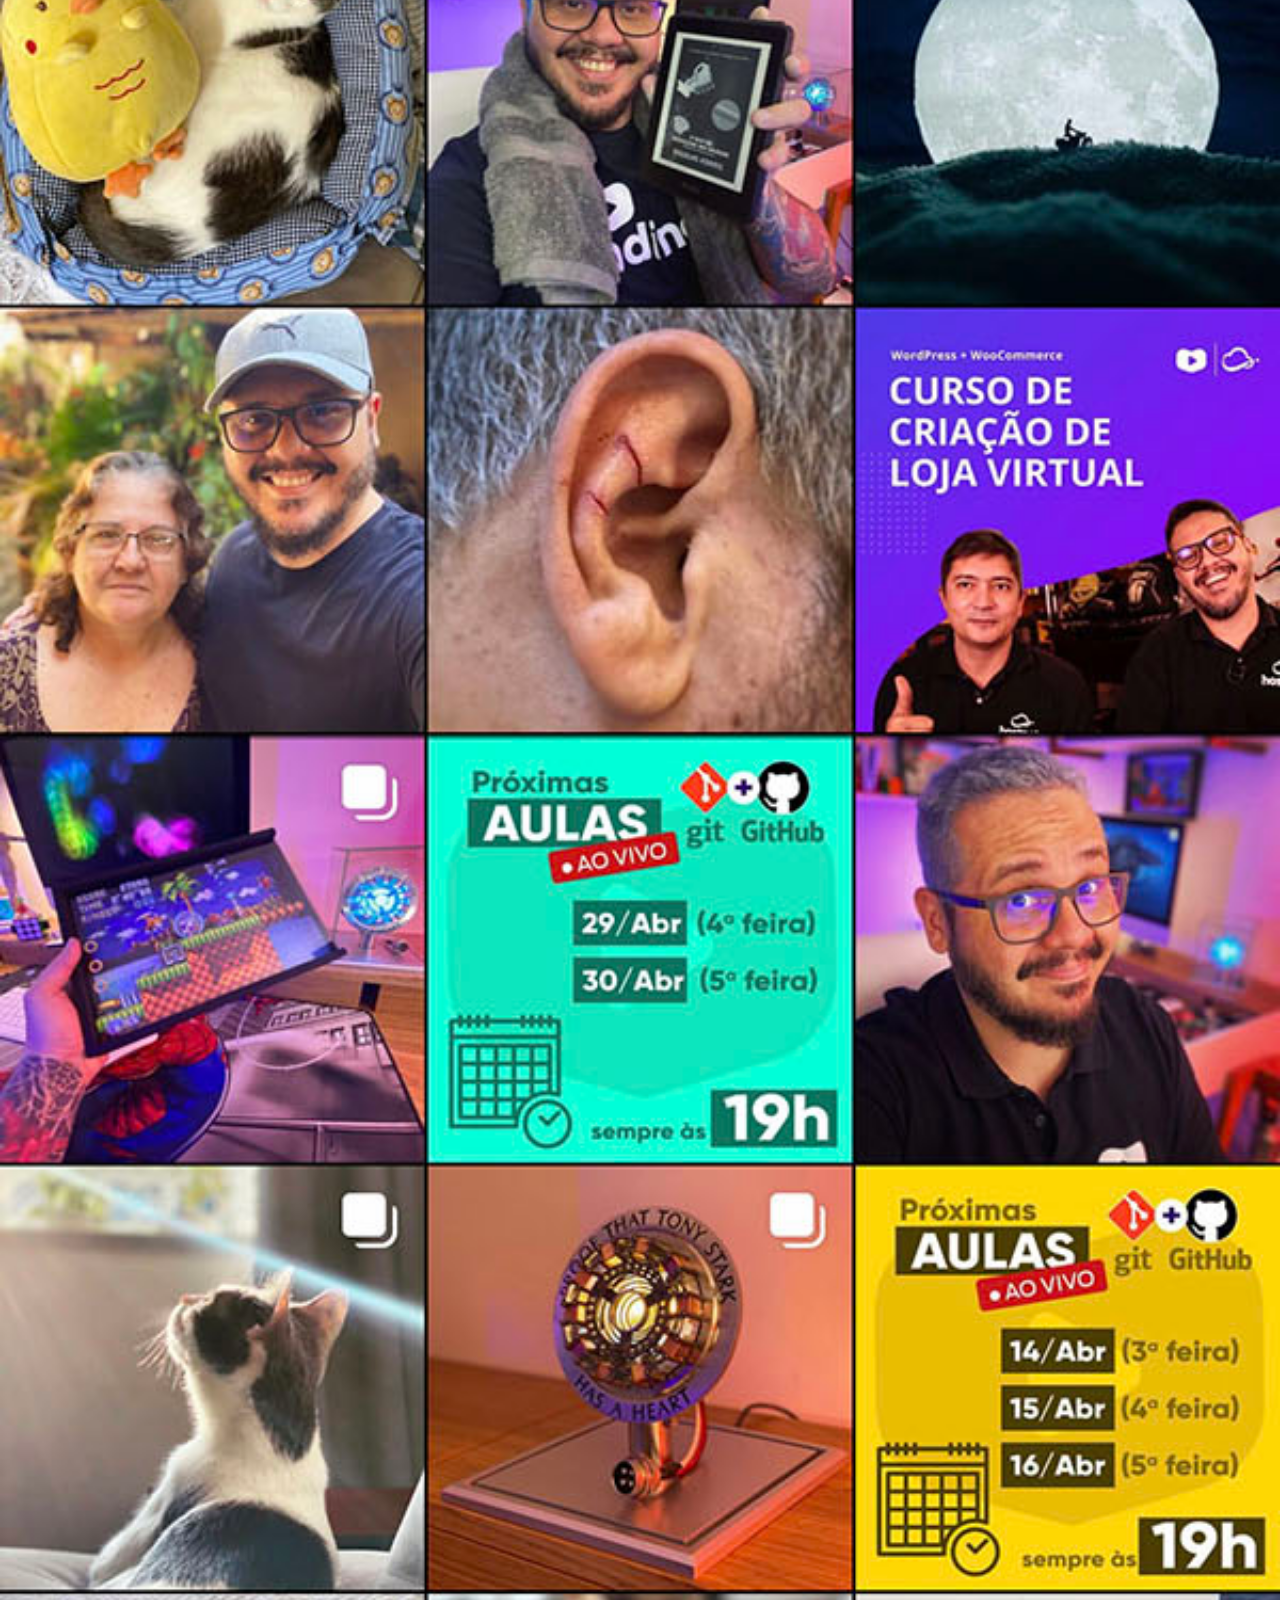
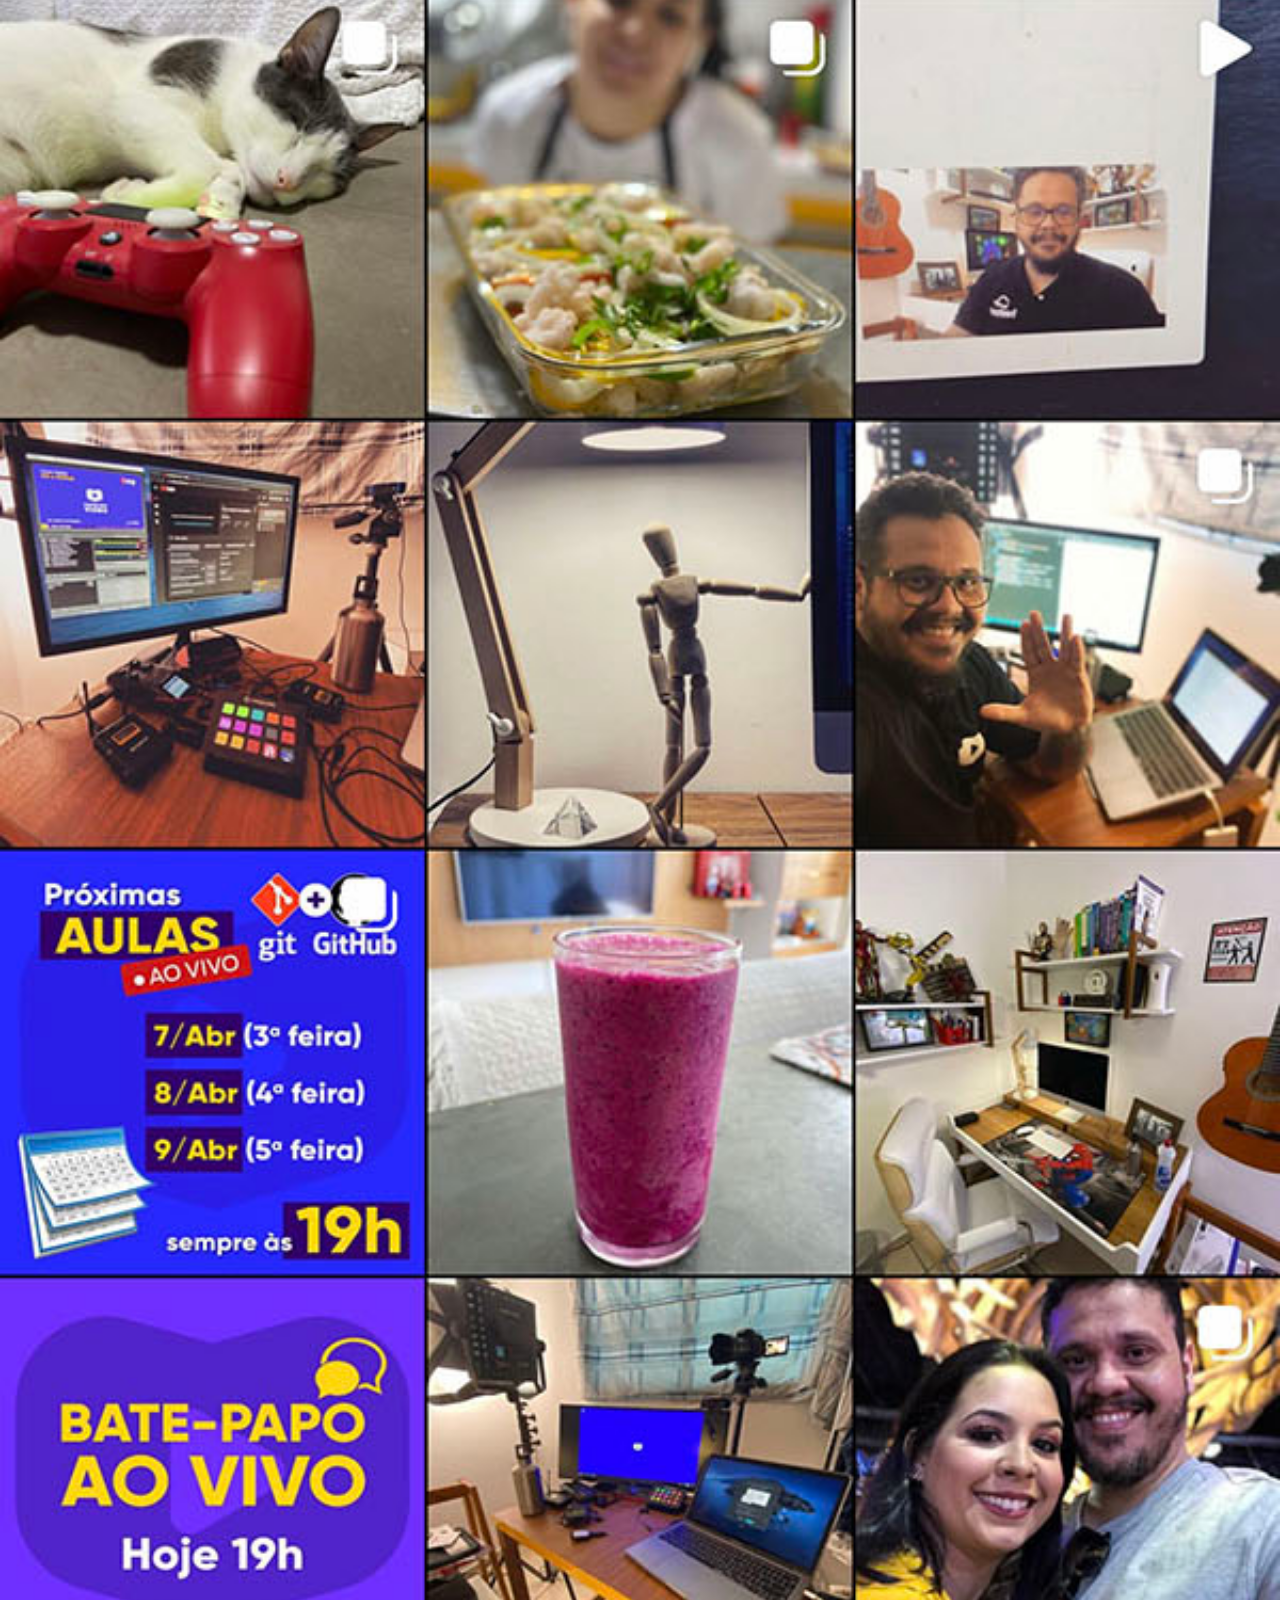
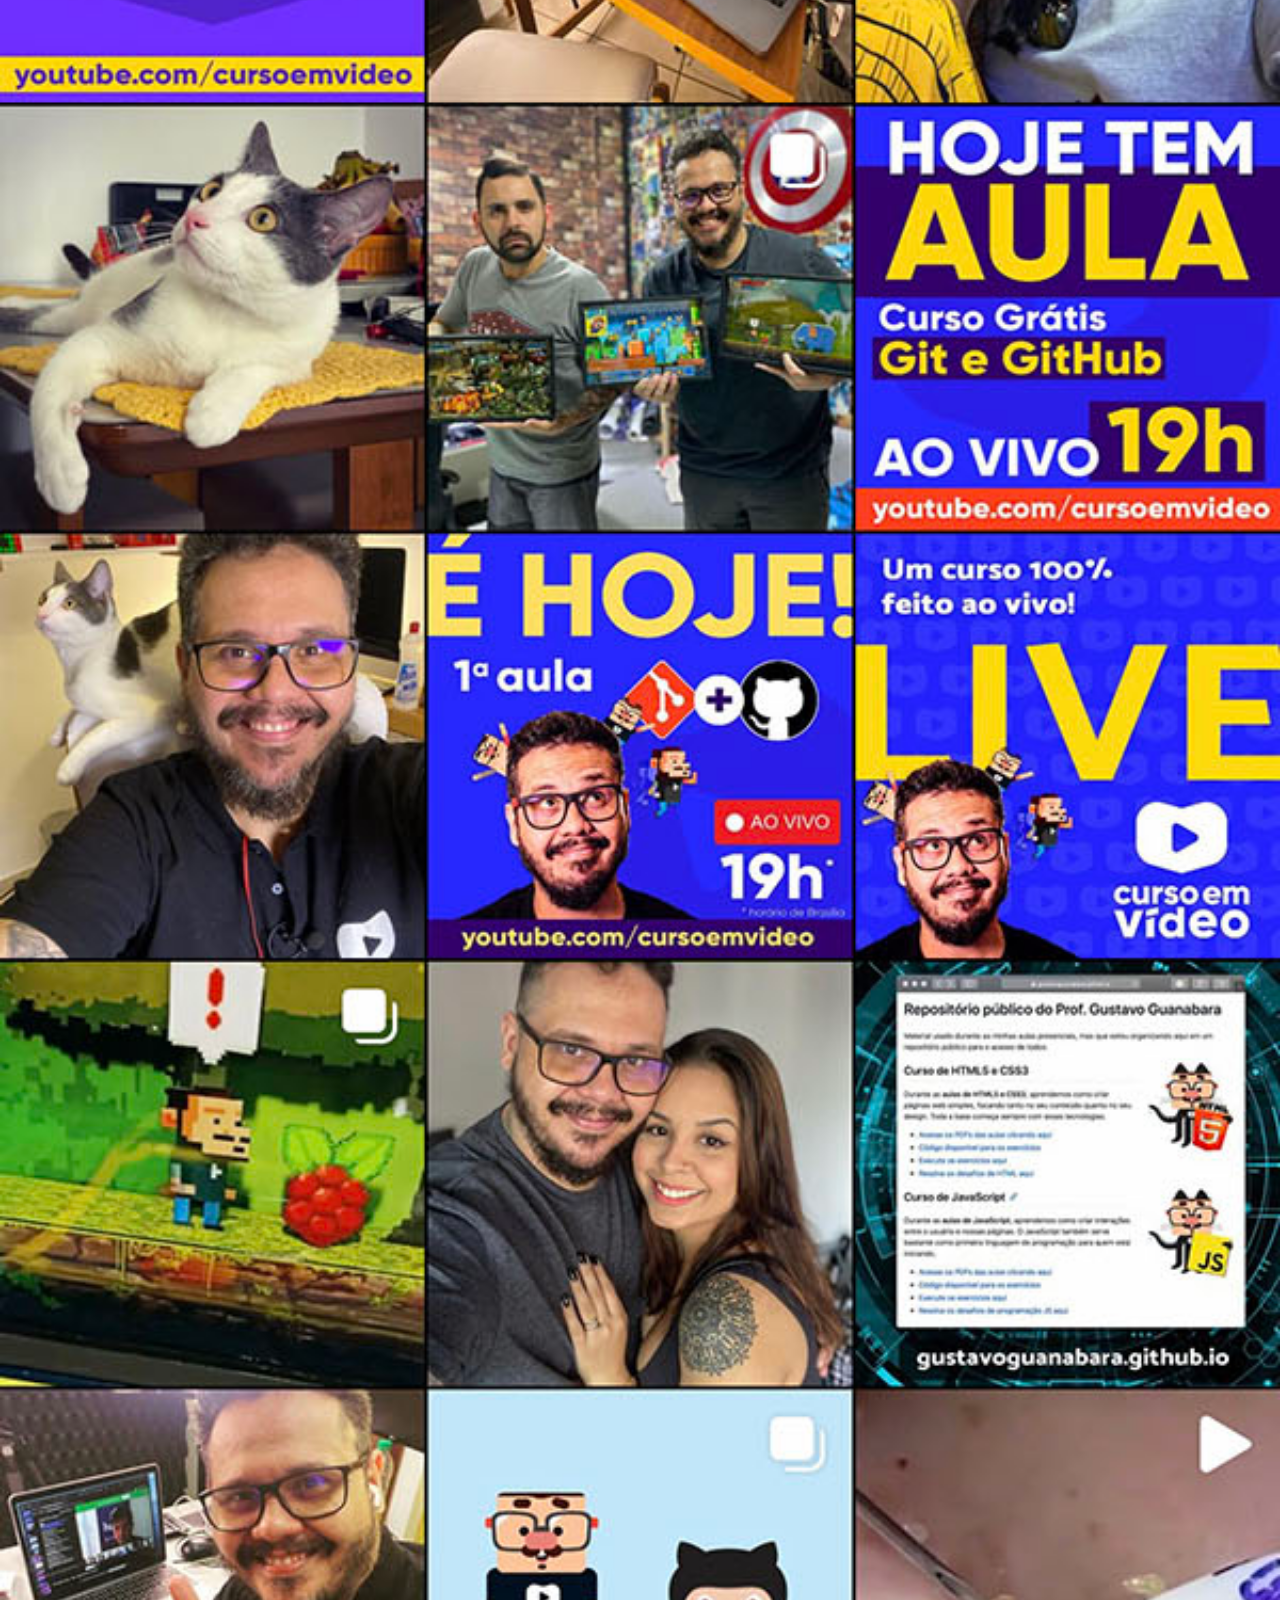
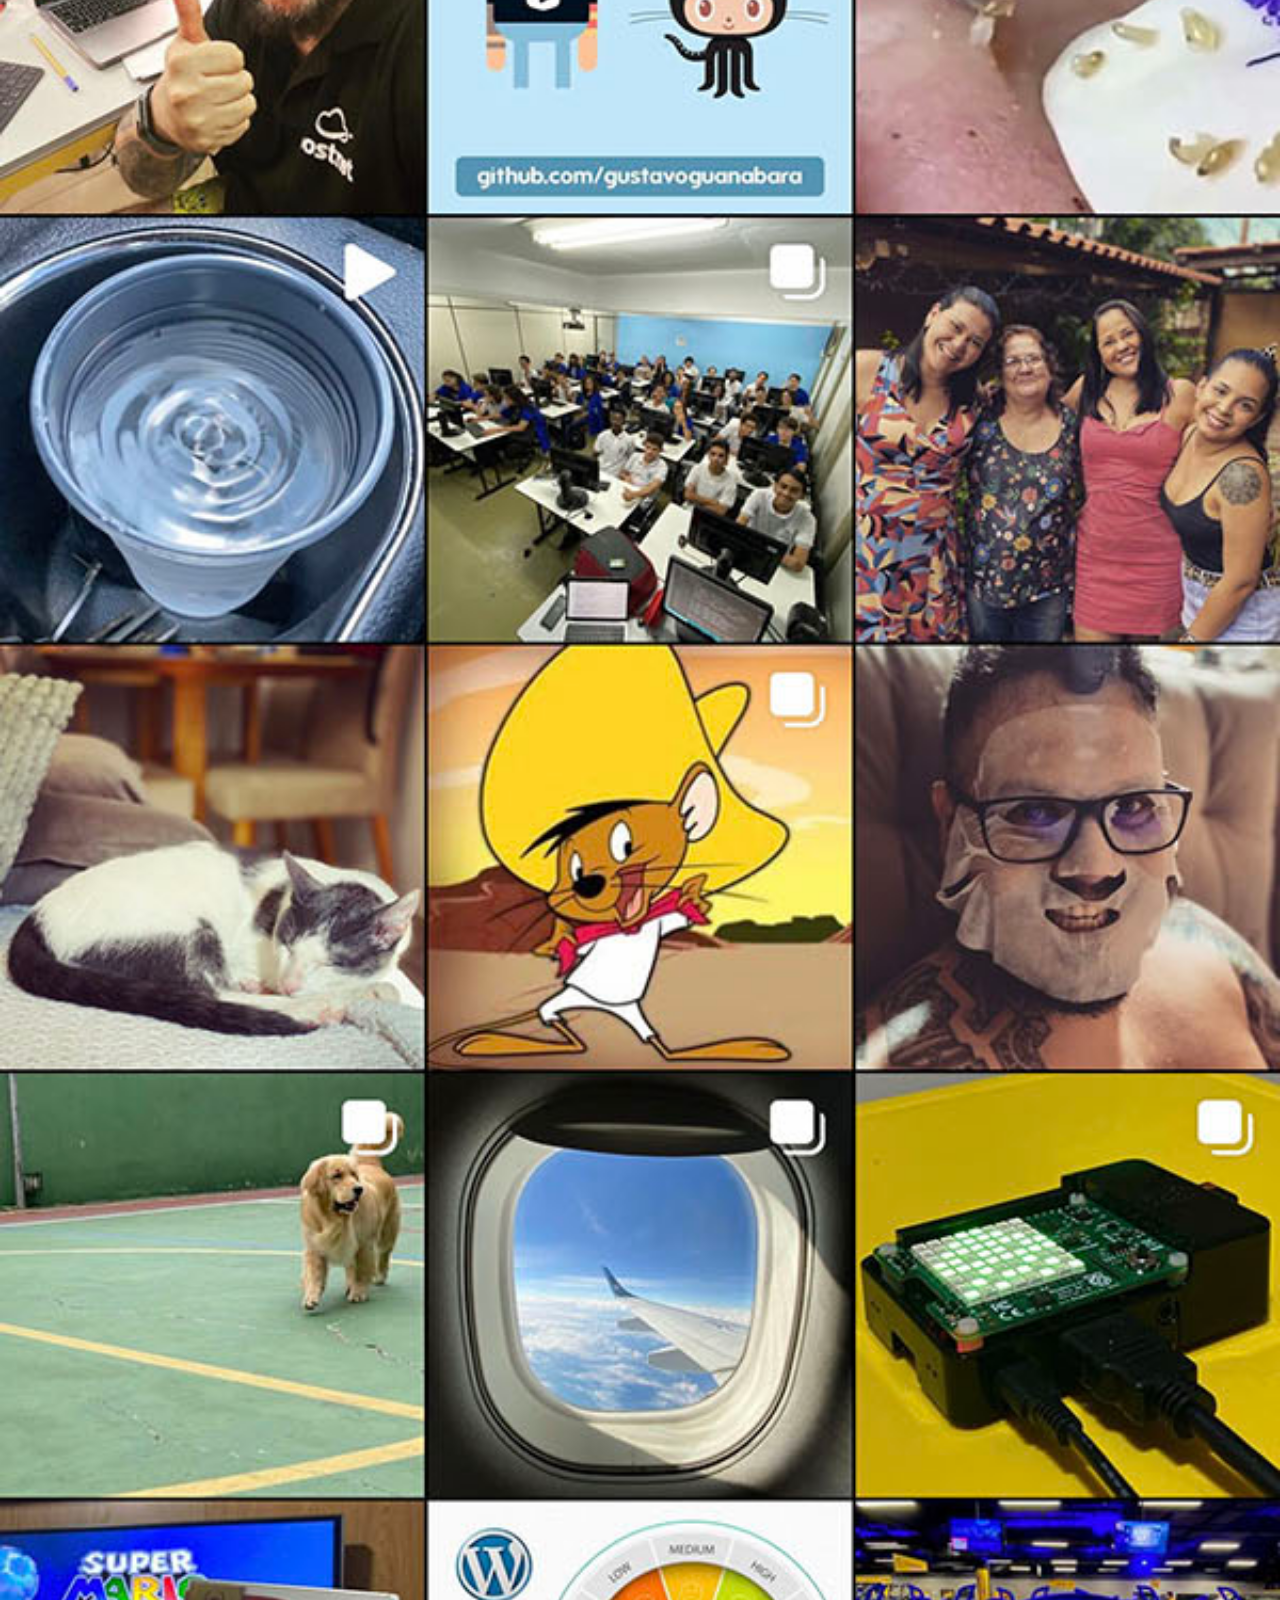
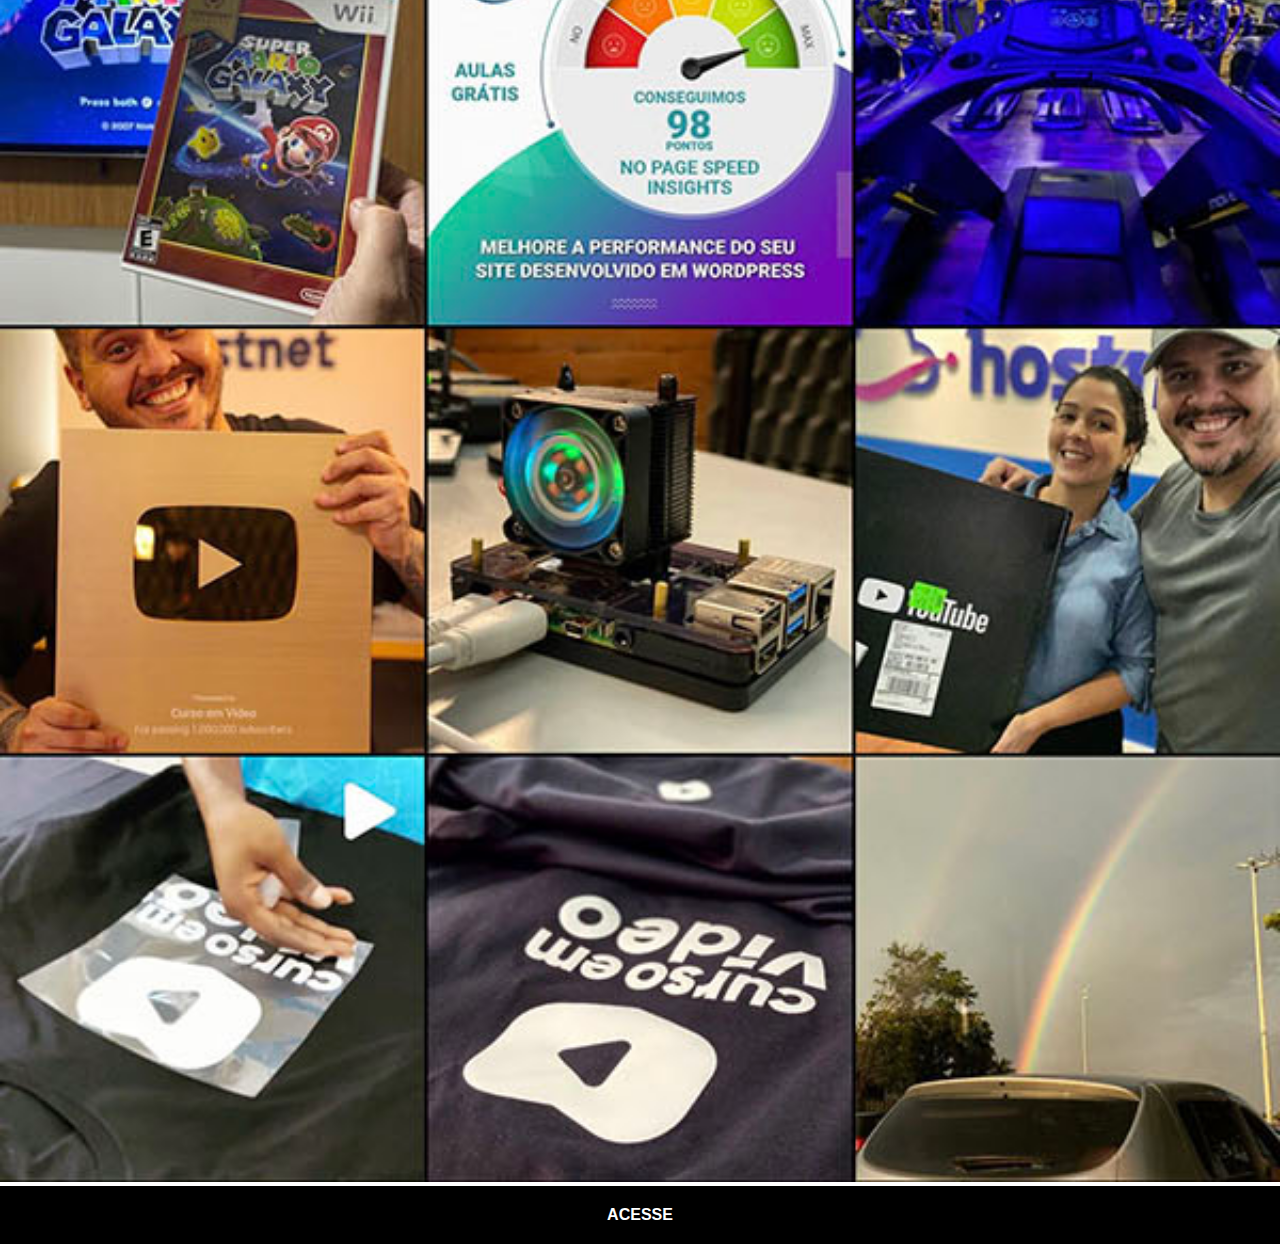
<file: instagram.html>
<!DOCTYPE html>
<html lang="pt-br">
<head>
    <meta charset="UTF-8">
    <meta http-equiv="X-UA-Compatible" content="IE=edge">
    <meta name="viewport" content="width=device-width, initial-scale=1.0">
    <link rel="stylesheet" href="social.css">
    <title>Instagram</title>
    <style>
        a {
            background-color: black
        }

        a:hover {
    background: linear-gradient(to right, #505BD1, #D22E7D, #FFD579);
}
    </style>
</head>
<body>
    <img src="imagens/tela-instagram.jpg" alt="Instagram">
    <a href="https://www.instagram.com/cursoemvideo" target="_blank">ACESSE</a>
</body>
</html>
</file>
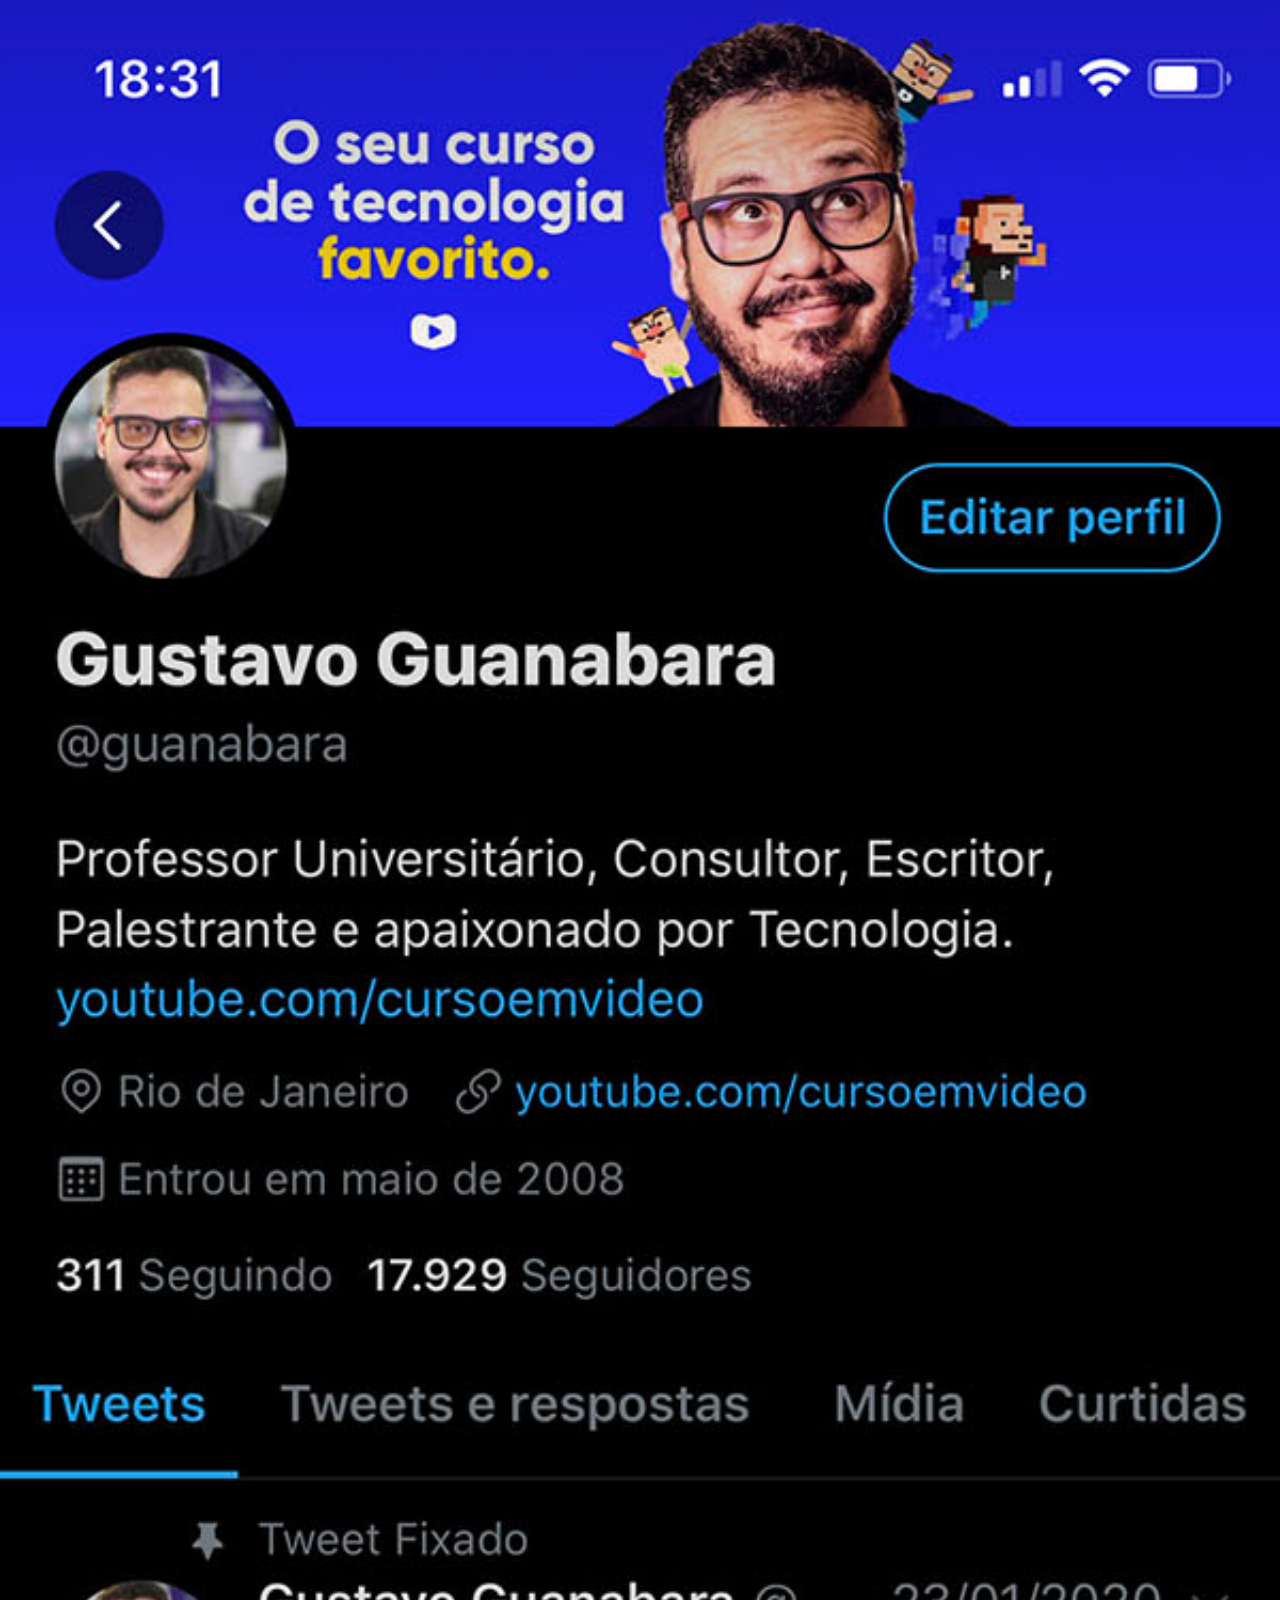
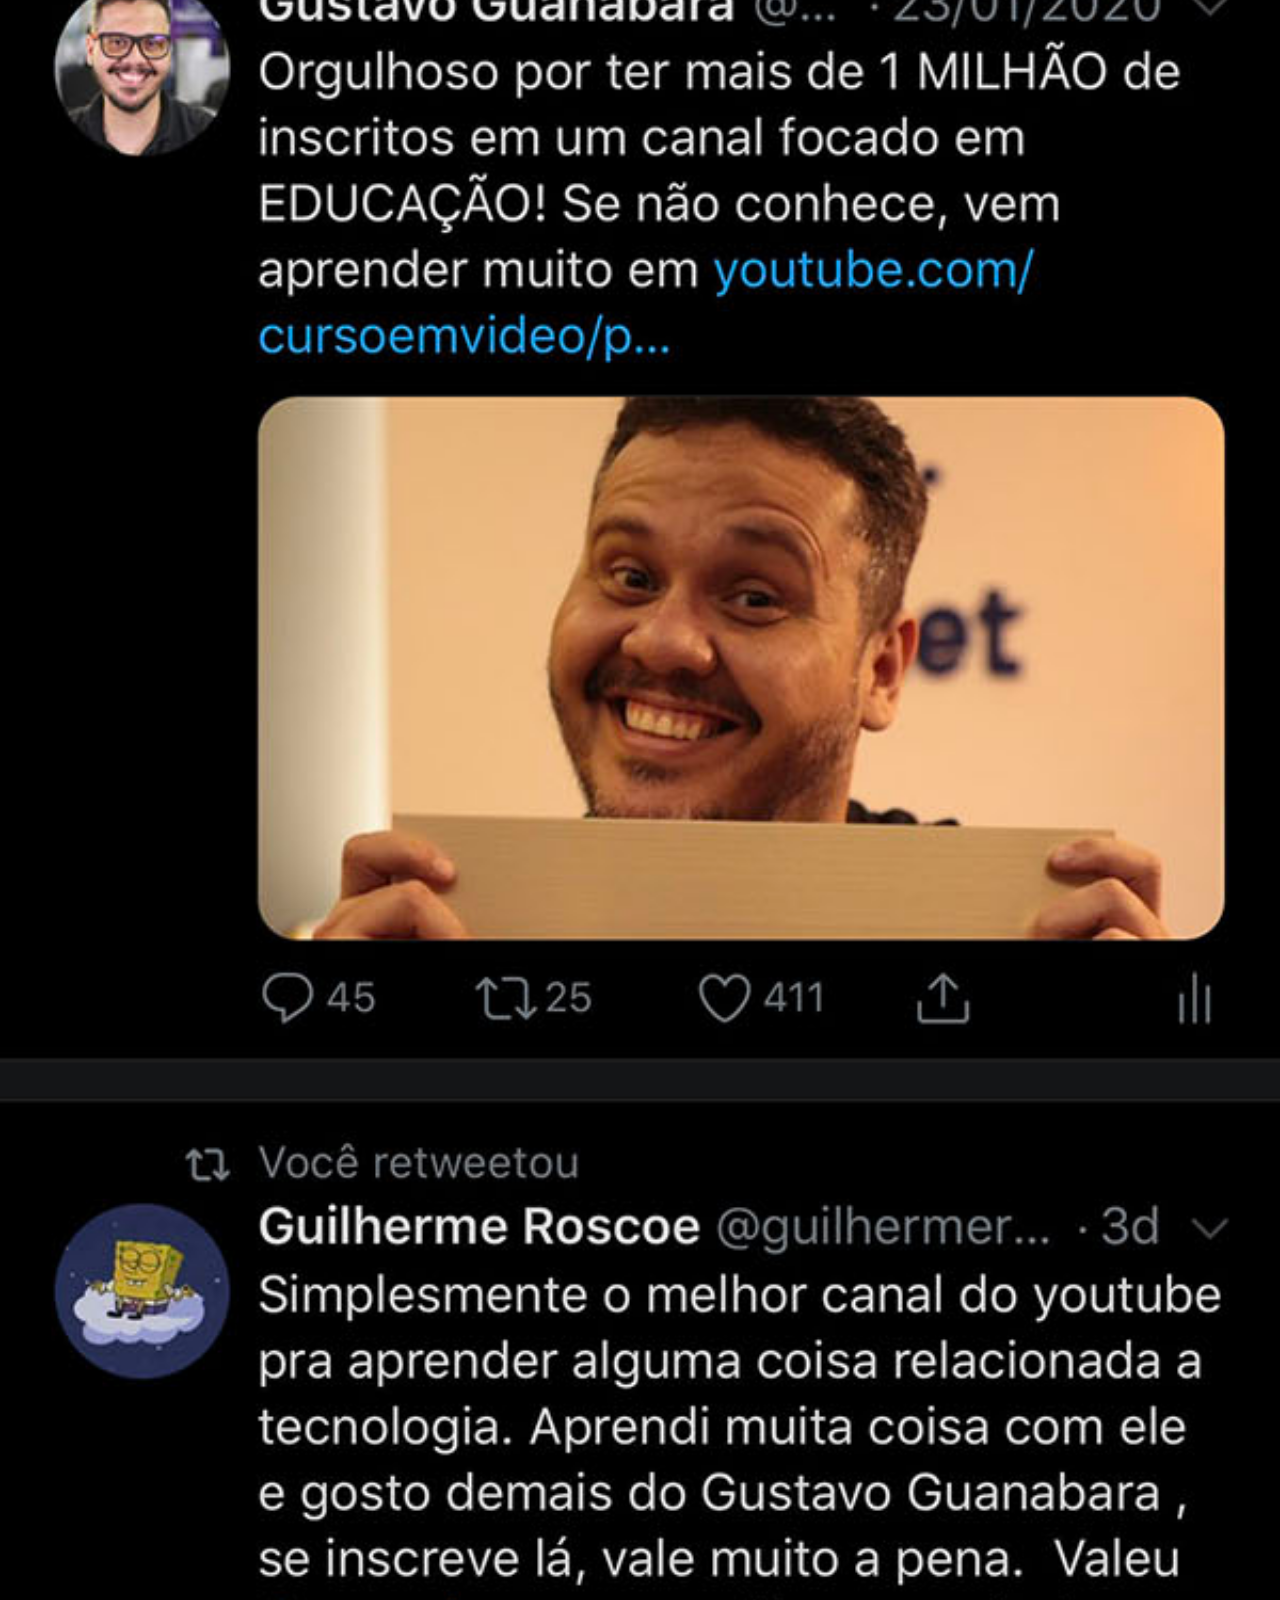
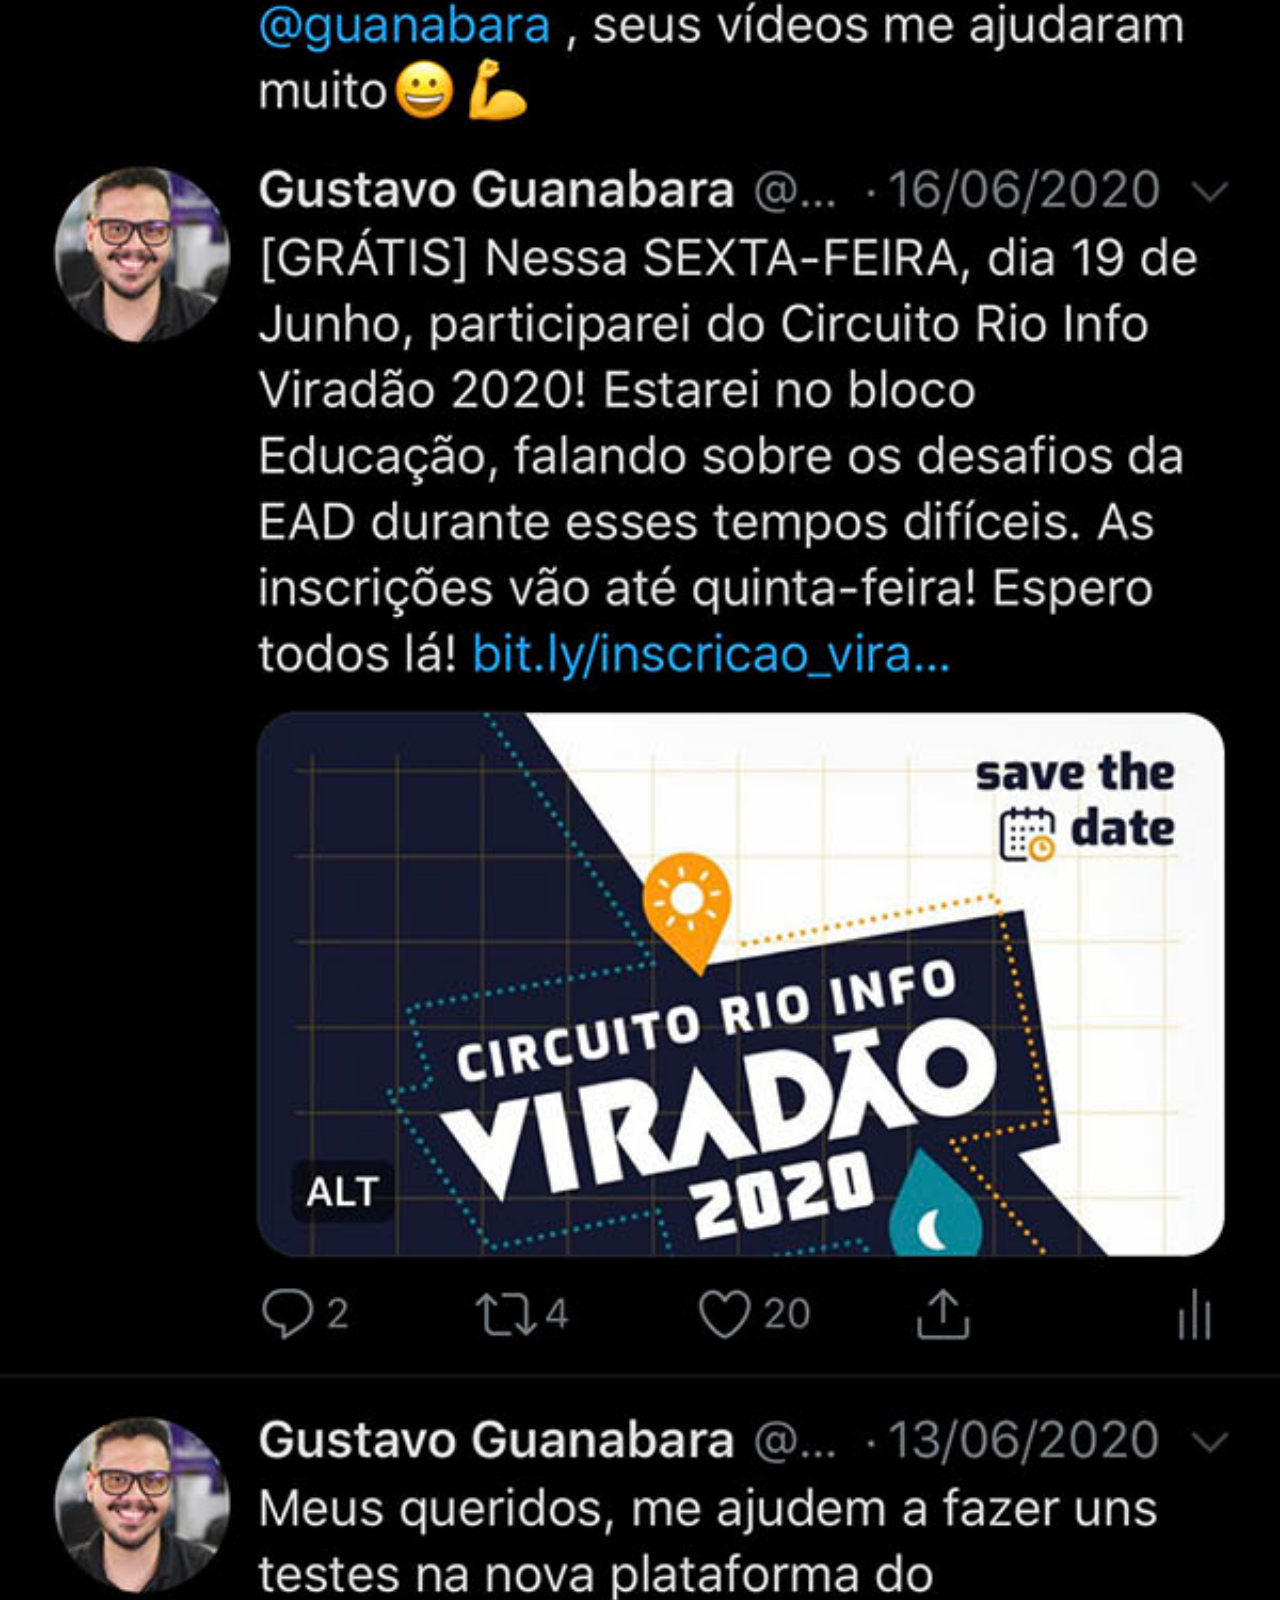
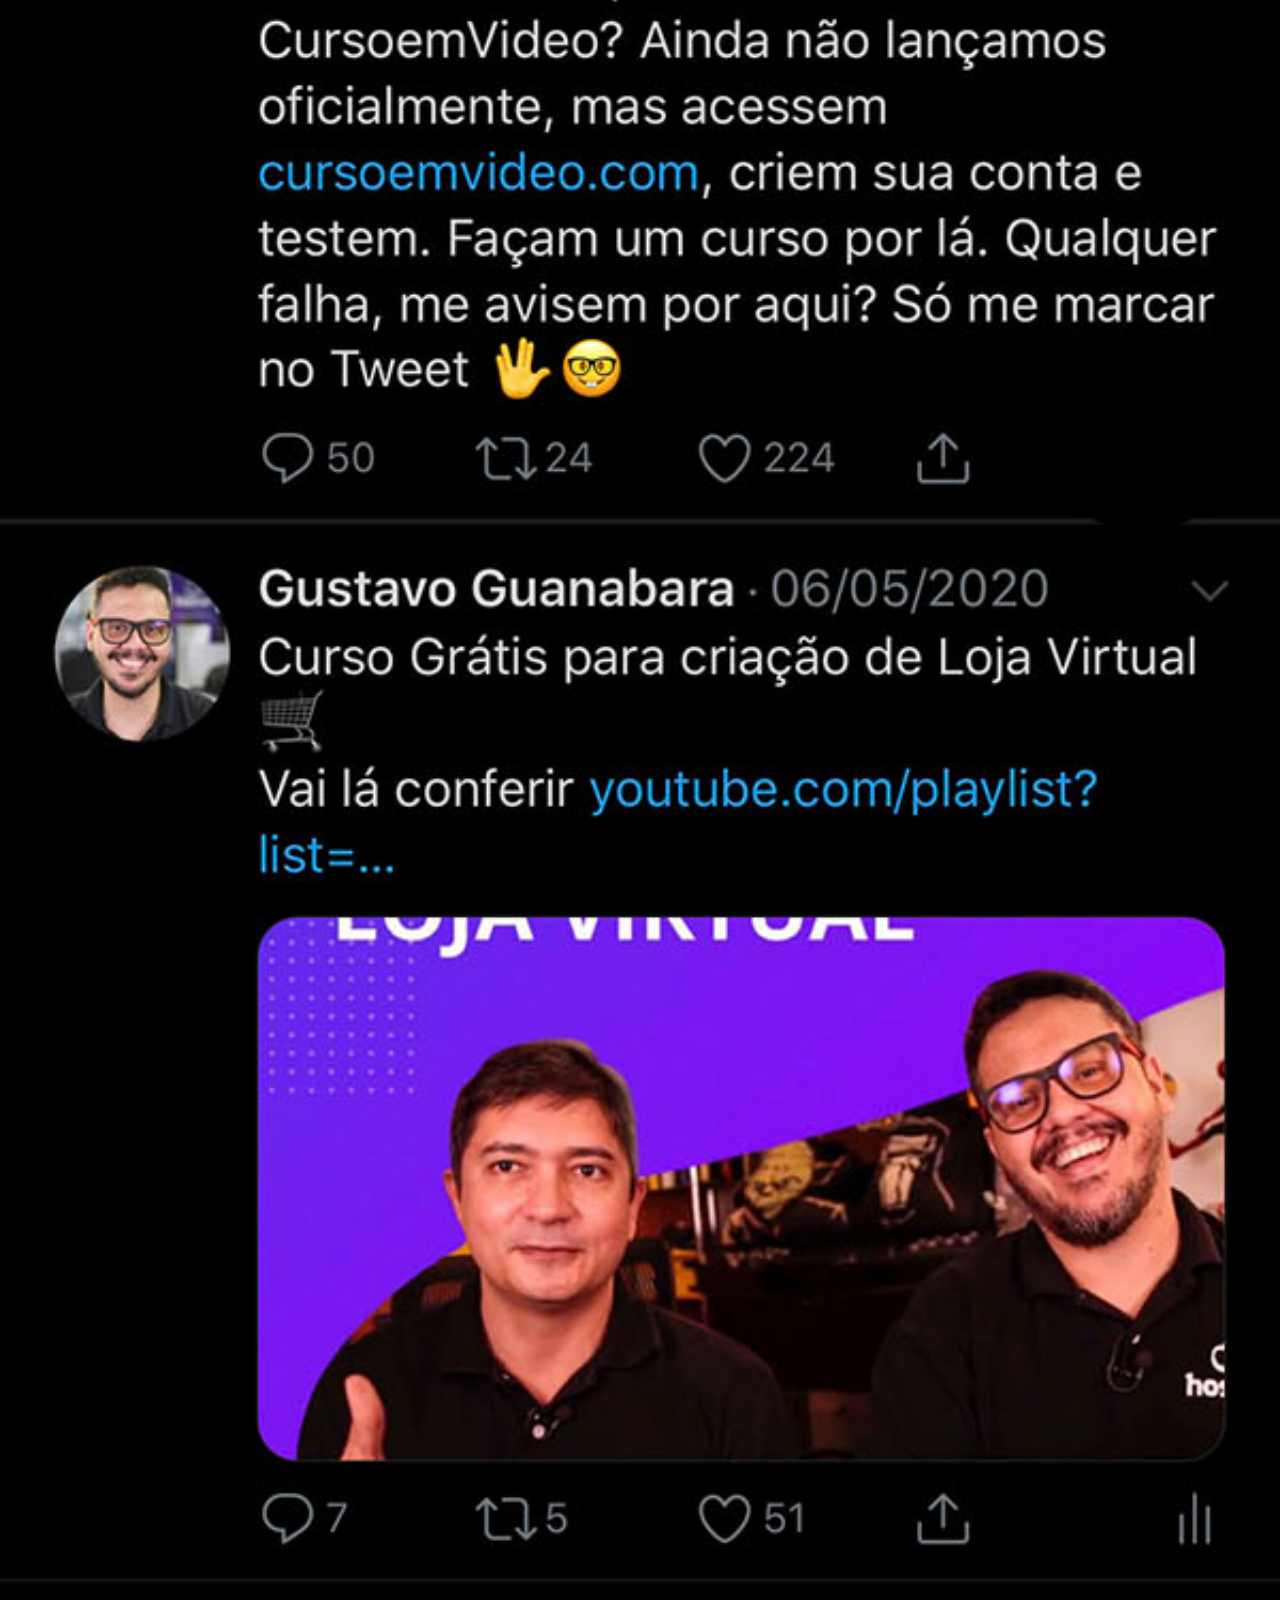
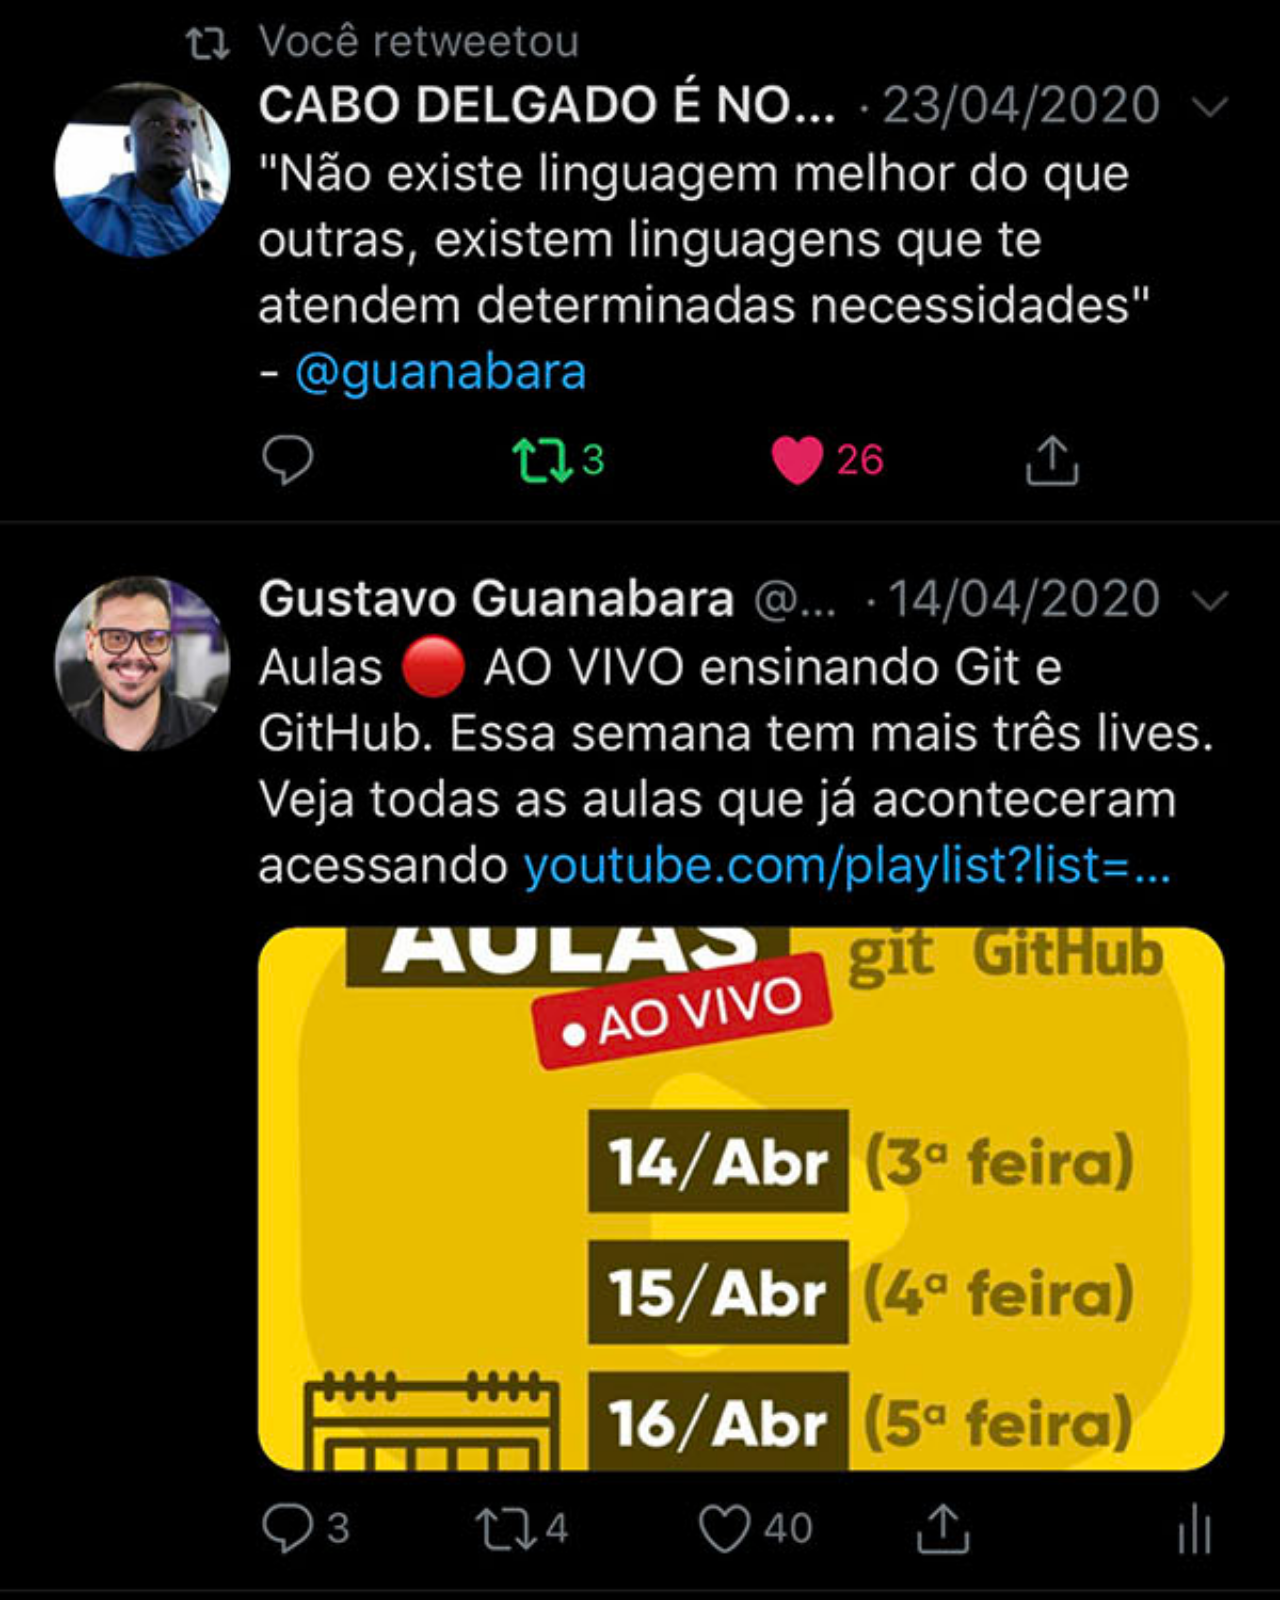
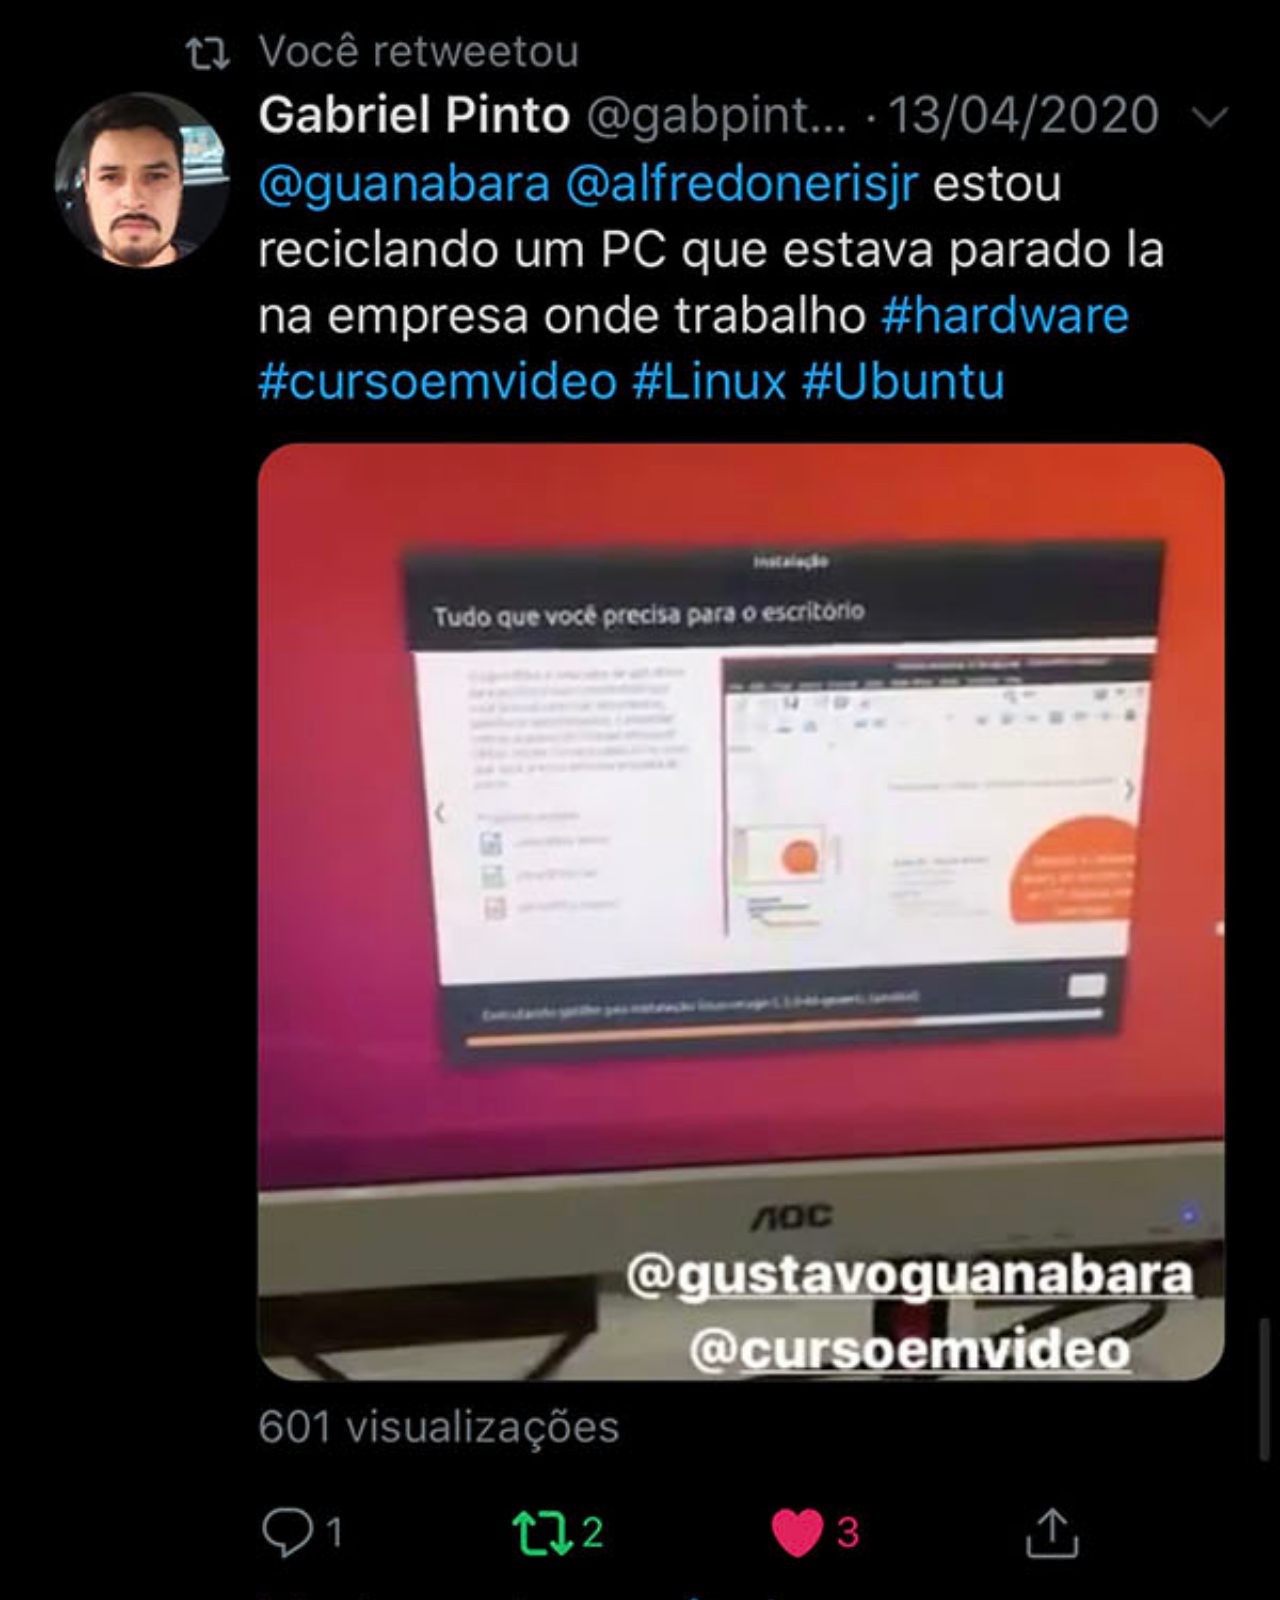
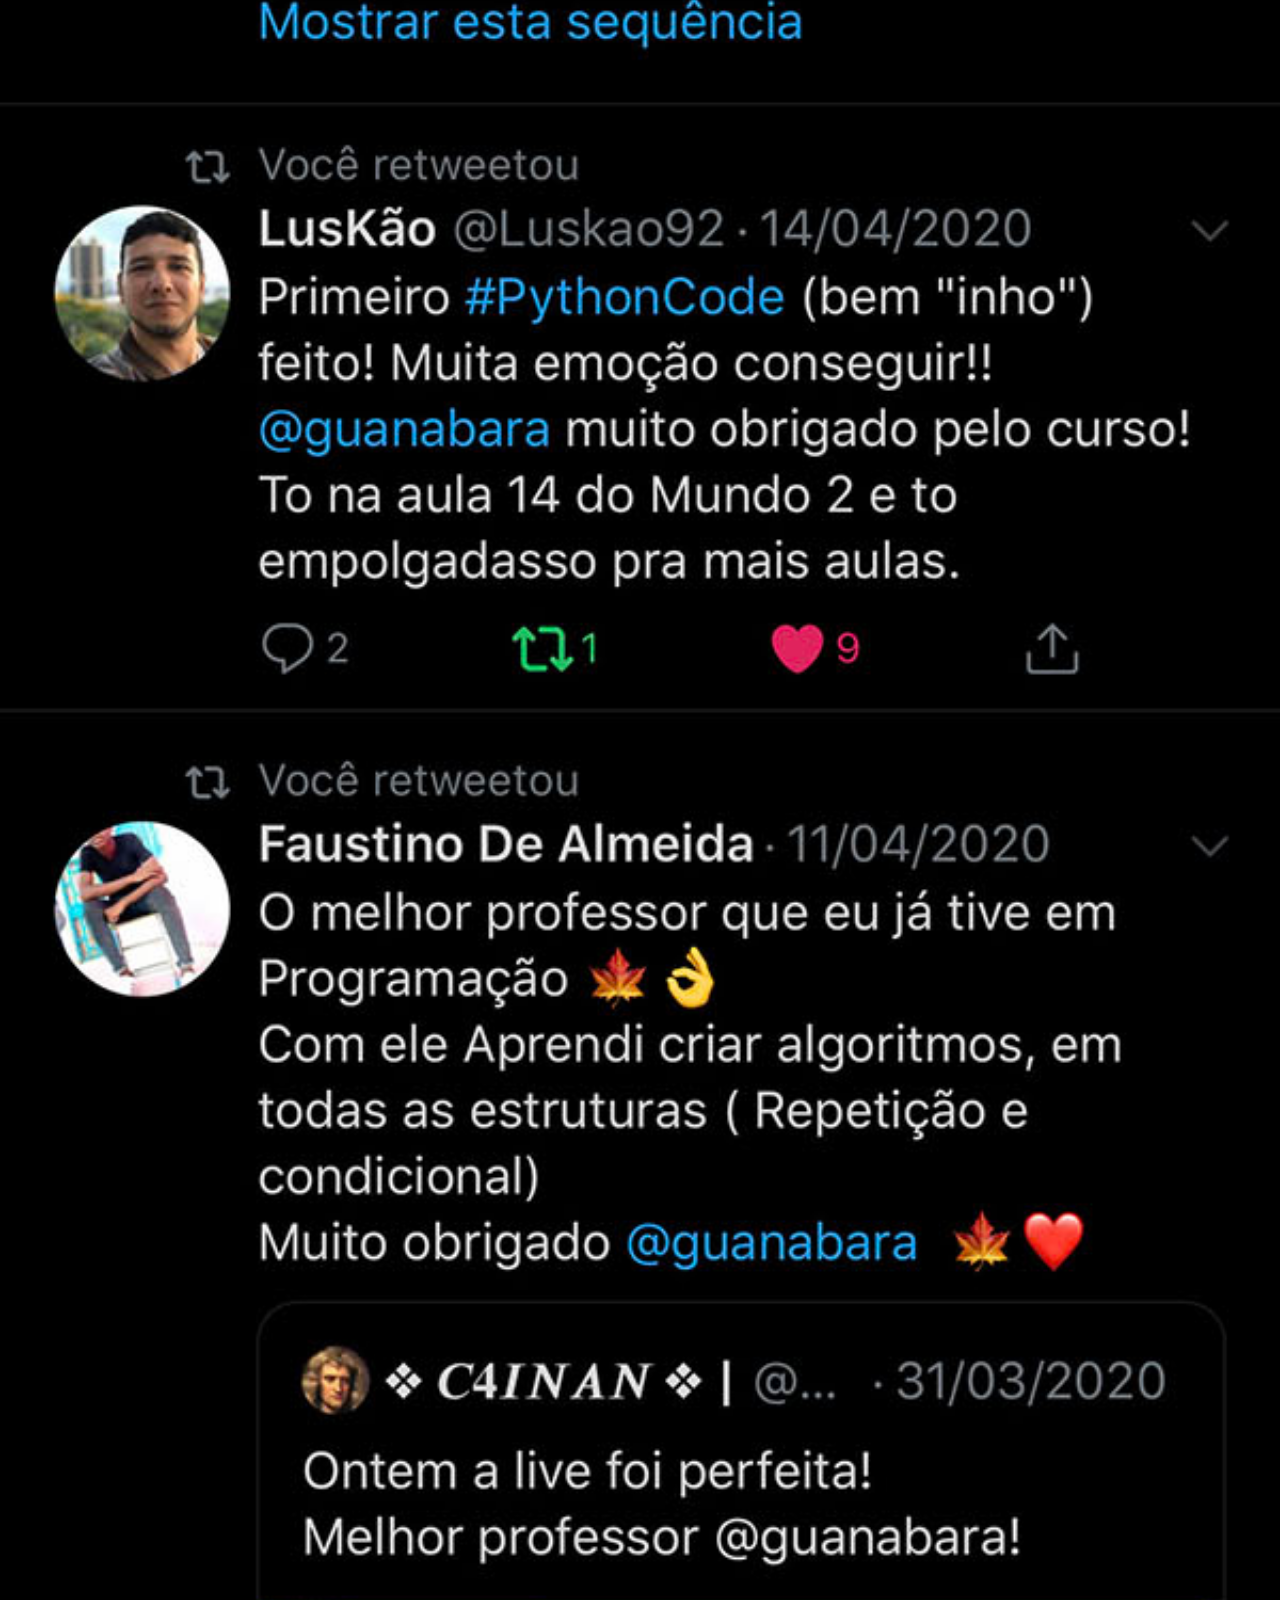
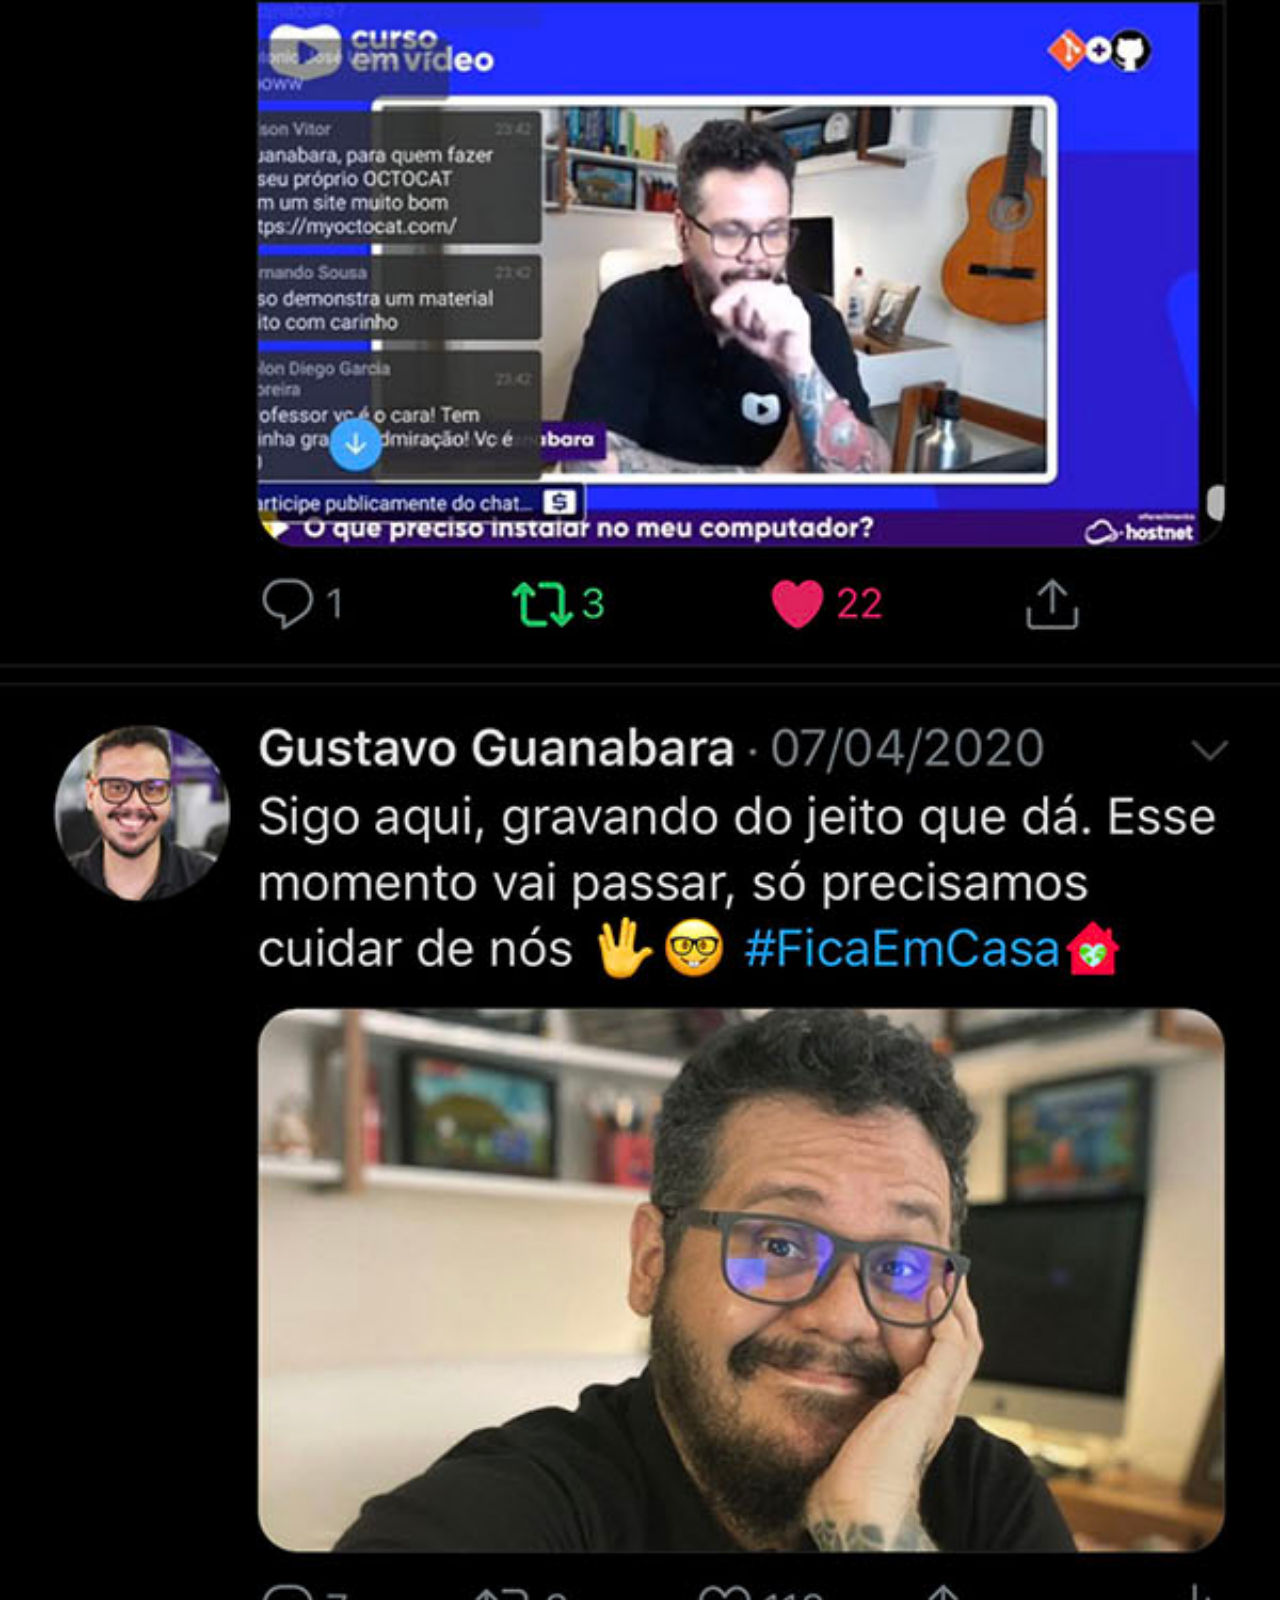
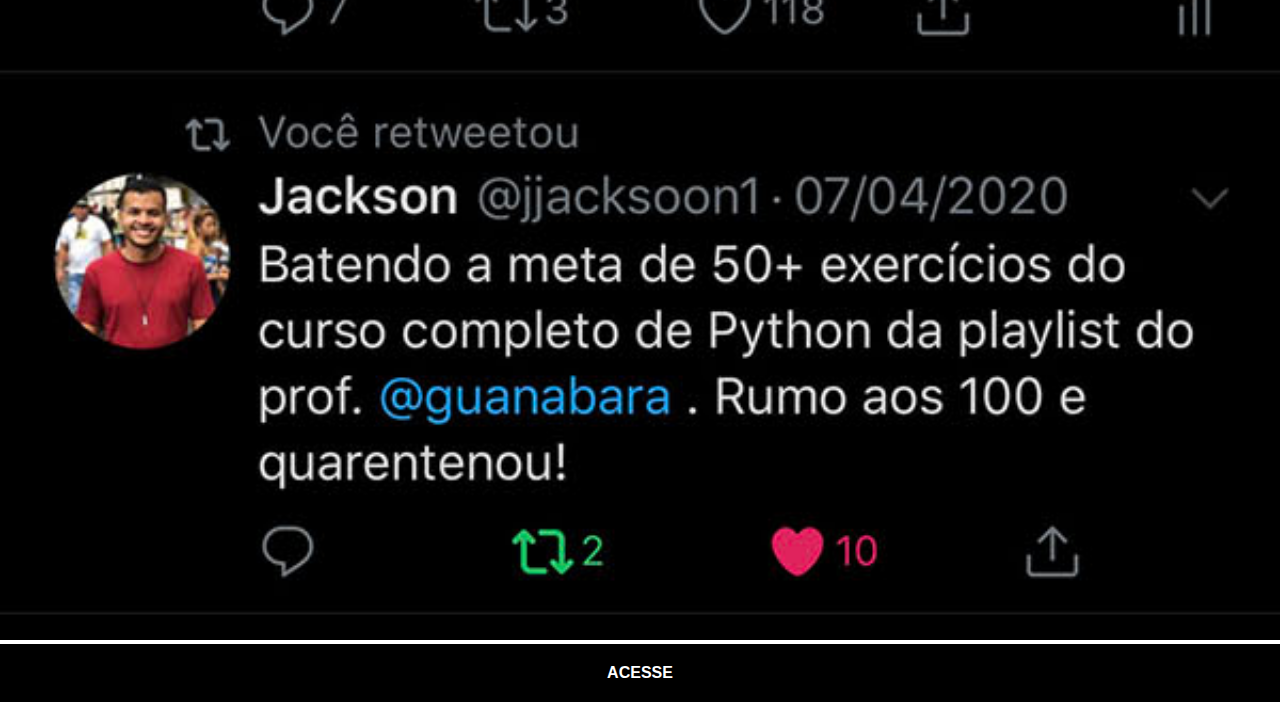
<file: twitter.html>
<!DOCTYPE html>
<html lang="pt-br">
<head>
    <meta charset="UTF-8">
    <meta http-equiv="X-UA-Compatible" content="IE=edge">
    <meta name="viewport" content="width=device-width, initial-scale=1.0">
    <link rel="stylesheet" href="social.css">
    <title>Twitter</title>
    <style>
        a {
            background-color: black
        }

        a:hover {
    background-color: #50ABF1;
}
    </style>
</head>
<body>
    <img src="imagens/tela-twitter.jpg" alt="Twitter">
    <a href="https://www.twitter.com/gustavoguanabara" target="_blank">ACESSE</a>
</body>
</html>
</file>
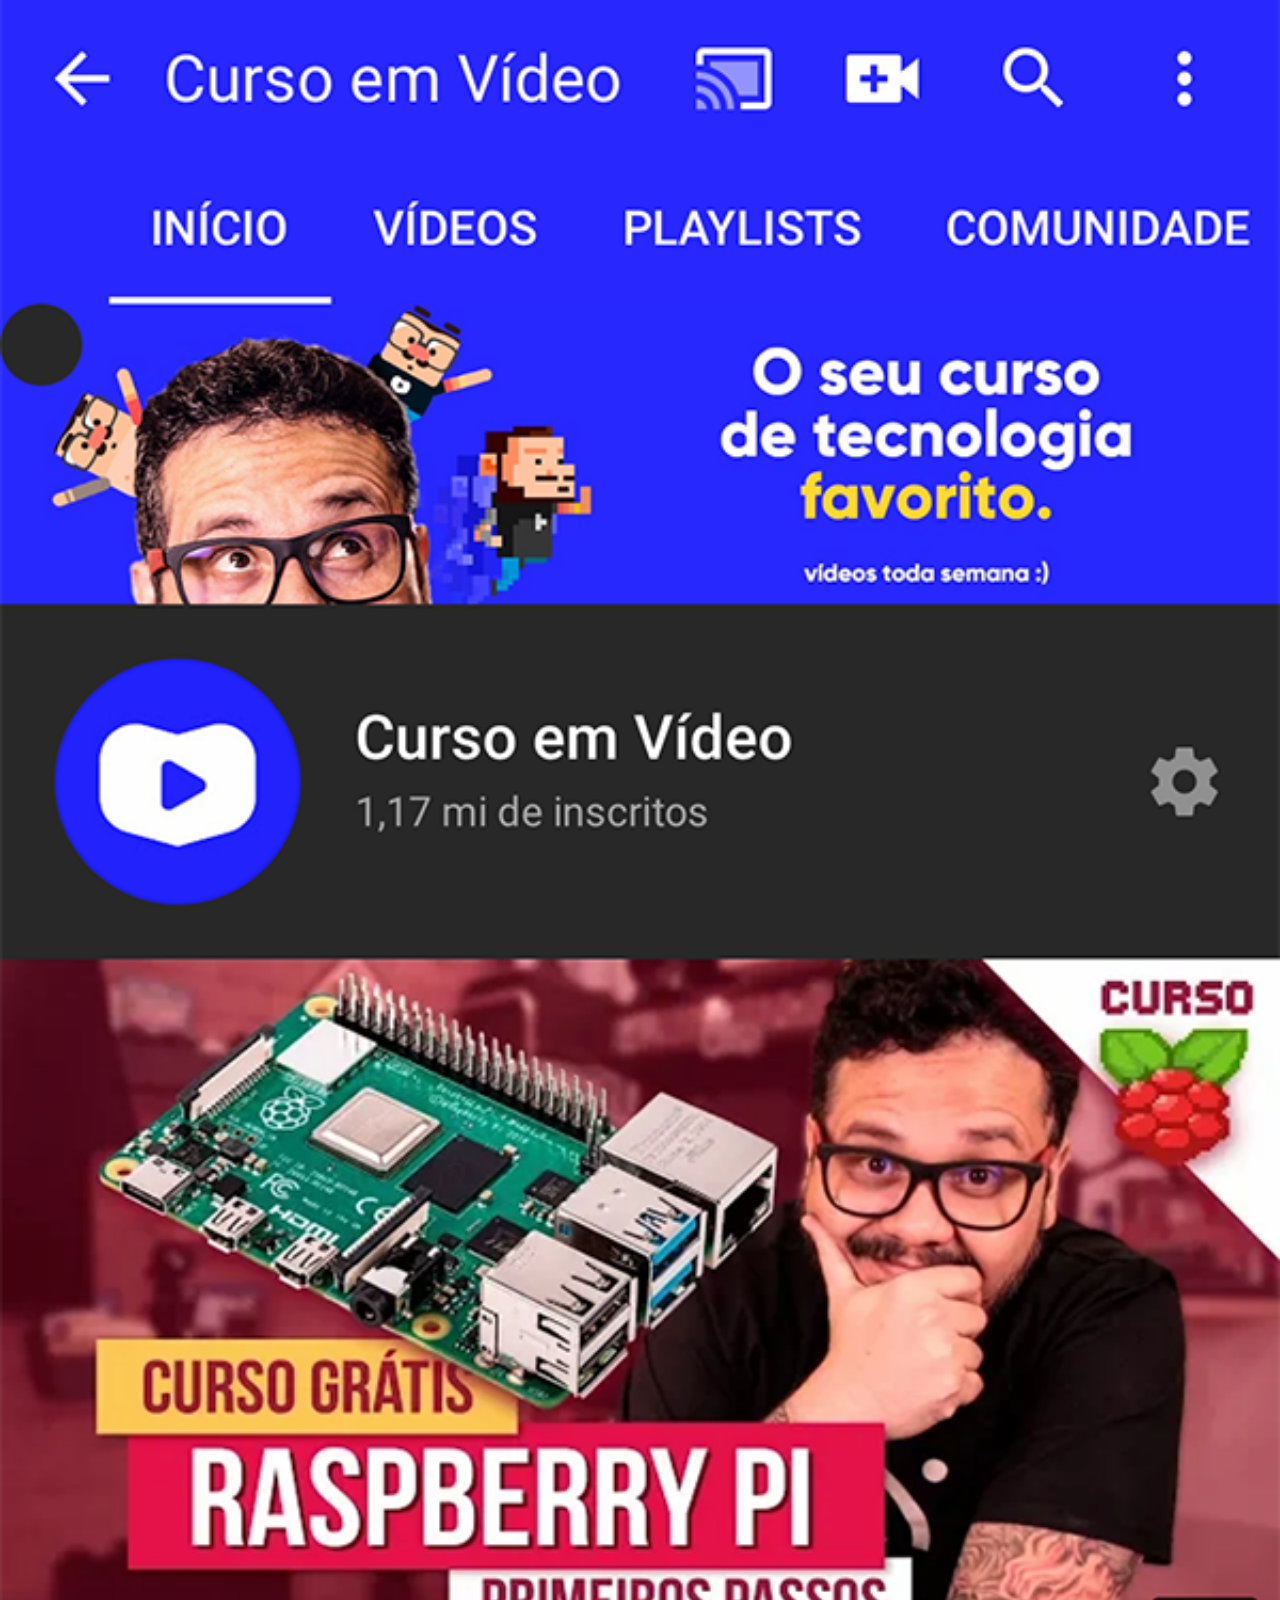
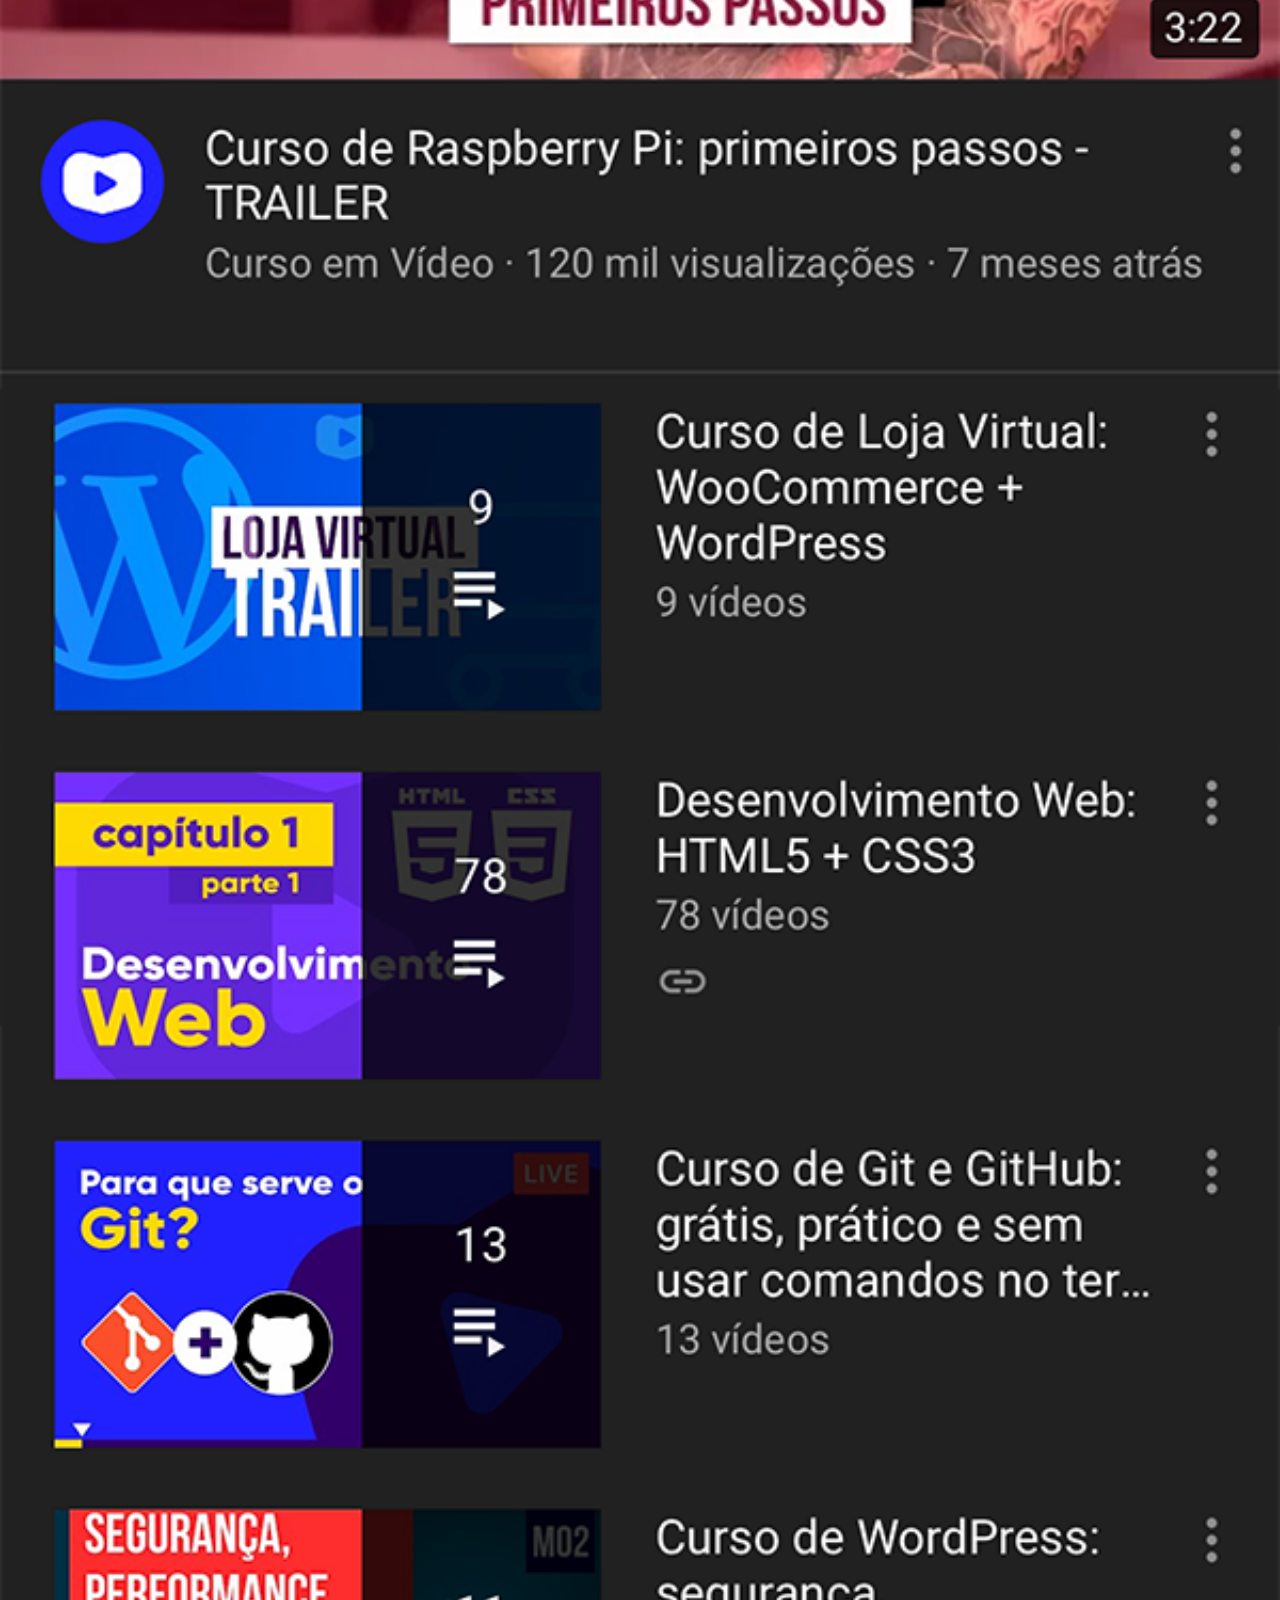
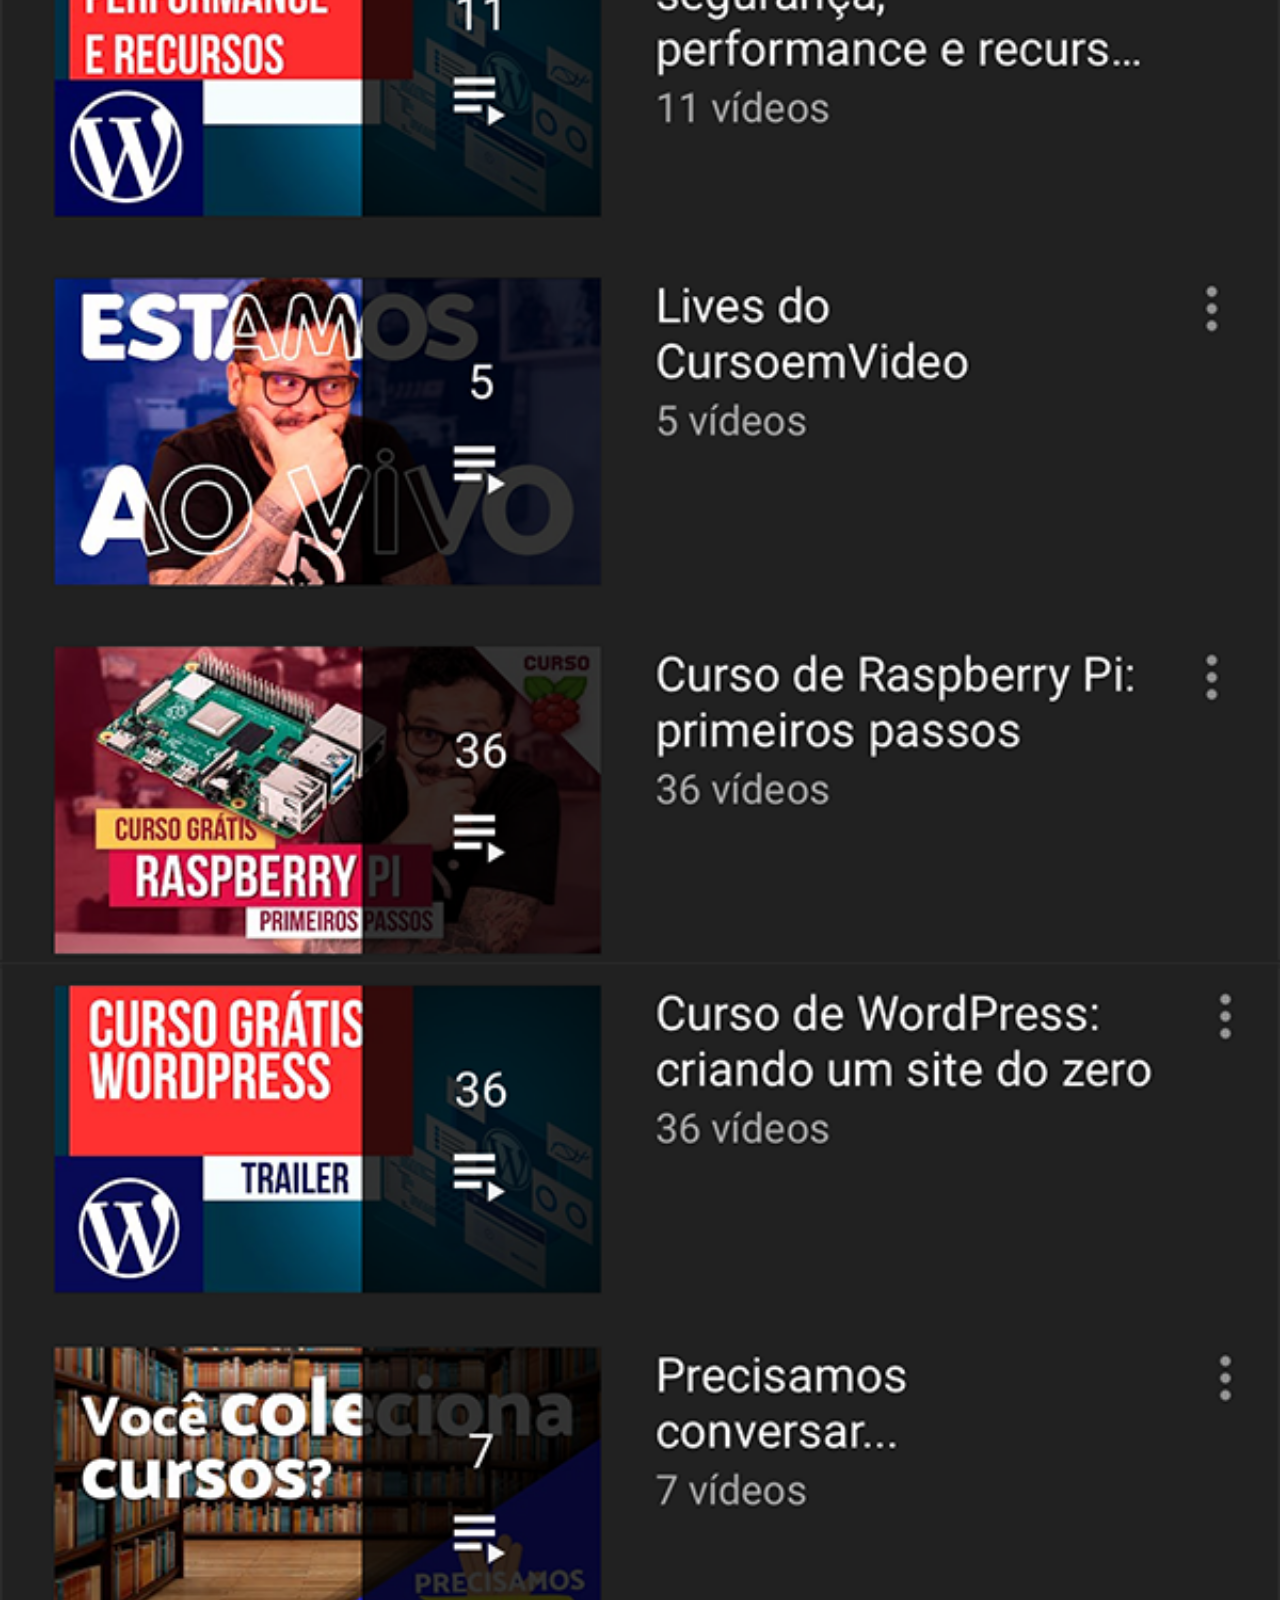
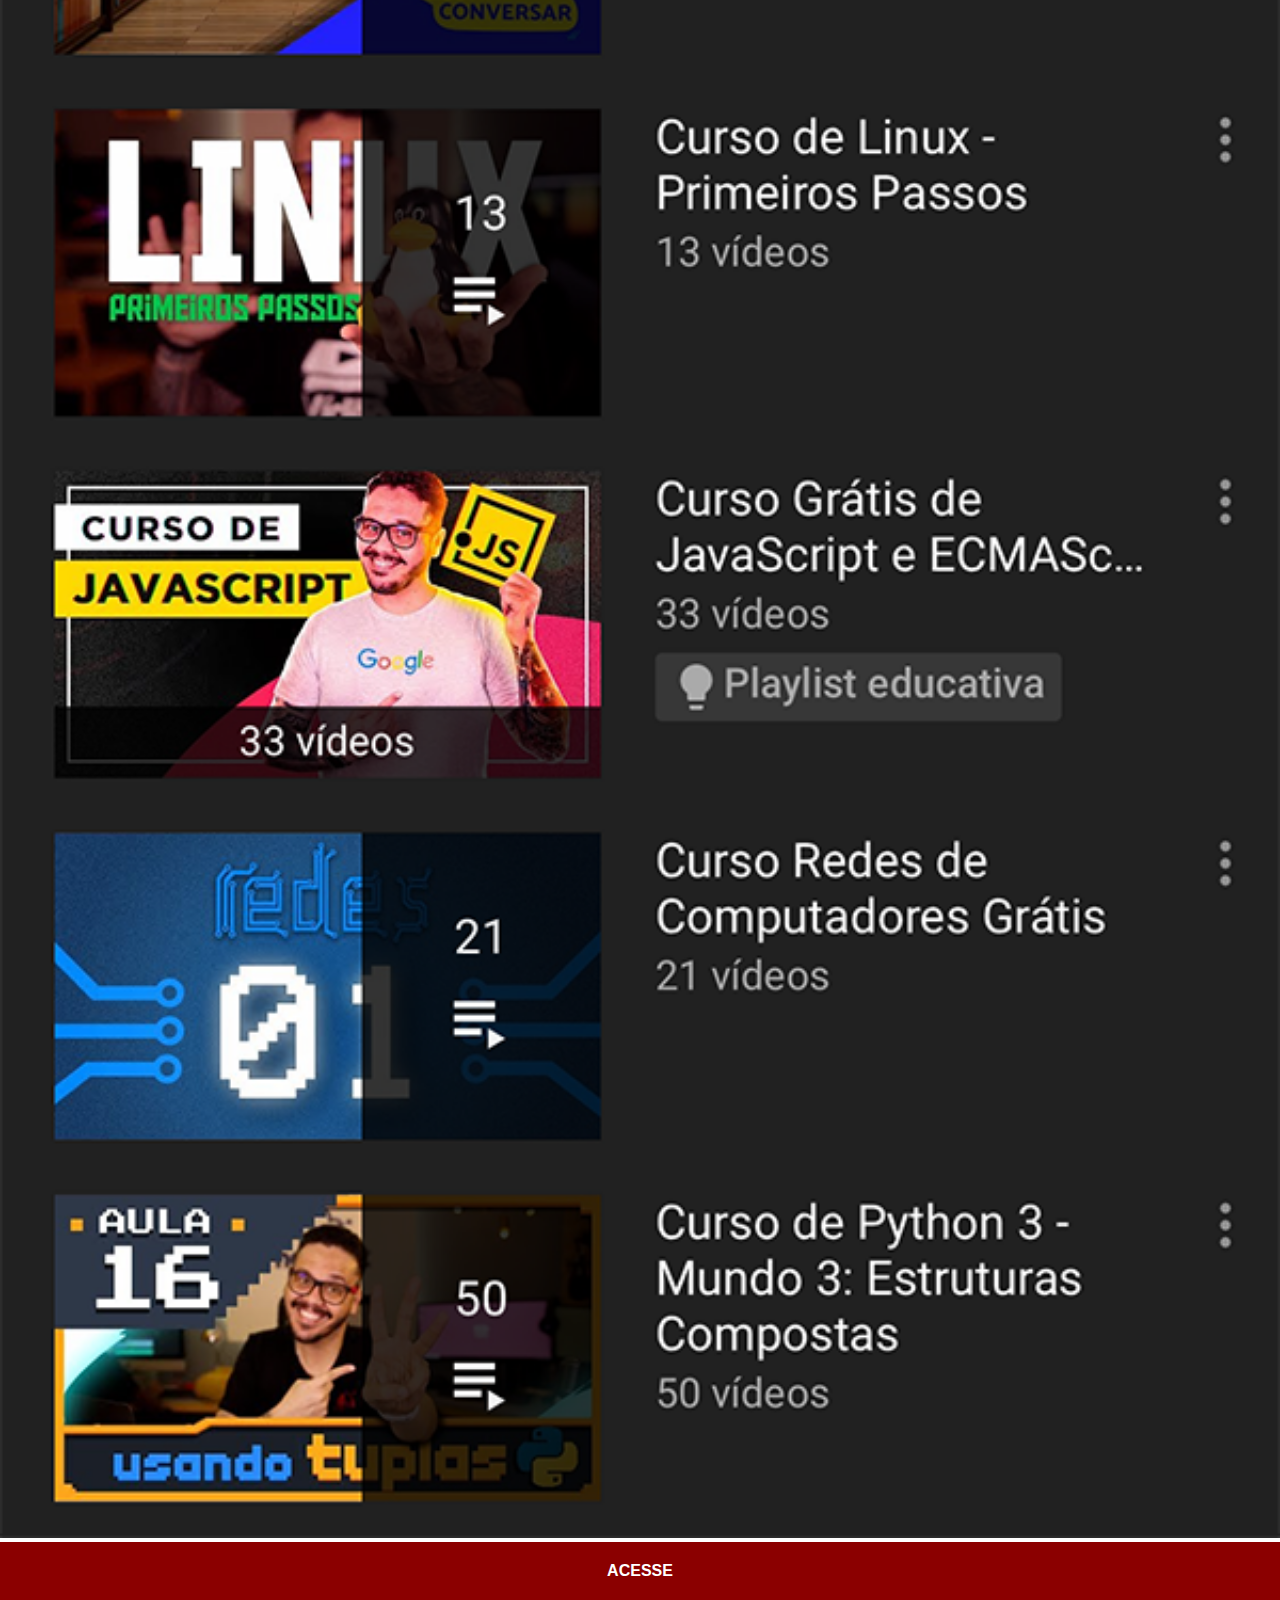
<file: youtube.html>
<!DOCTYPE html>
<html lang="pt-br">
<head>
    <meta charset="UTF-8">
    <meta http-equiv="X-UA-Compatible" content="IE=edge">
    <meta name="viewport" content="width=device-width, initial-scale=1.0">
    <link rel="stylesheet" href="social.css">
    <title>YouTube</title>
</head>
<body>
    <img src="imagens/tela-youtube.png" alt="YouTube">
    <a href="https://www.youtube.com/@CursoemVideo/playlists" target="_blank">ACESSE</a>
</body>
</html>
</file>
<file: estilos/style.css>
@charset "UFT-8";

* {
    margin: 0px;
    padding: 0px;
    font-family: Arial, Helvetica, sans-serif;
}

html, body {
    height: 100vh;
    width: 100vw;
    background-color: black;
}

body {
    background: url('../imagens/fundo-madeira.jpg') no-repeat top center;
    background-size: cover;
    background-attachment: fixed;
}

main {
    position: relative;
    height: 100vh;
}

section#telefone {
    position: absolute;
    top: 50%;
    left: 50%;
    transform: translate(-50%, -50%);

    height: 627px;
    width: 311px;
    background: url('../imagens/frame-iphone.png') no-repeat;
}

iframe#tela {
    position: relative;
    top: 80px;
    left: 22px;
    width: 267px;
    height: 471px;
}

section#redes-sociais {
    text-align: right;
}

section#redes-sociais img {
    width: 50px;
    margin: 10px;

    /* arredondar a imagem como botão */
    border-radius: 50%;
    box-shadow: 2px 2px 5px rgba(0, 0, 0, 0.400);
    box-sizing: border-box;
}

/* animação do botão */
section#redes-sociais img:hover {
    border: 2px solid rgba(255, 255, 255, 0.318);
    transform: translate(-3px, -3px);
    box-shadow: 5px 5px 10px rgba(0, 0, 0, 0.563);
    transition: transform .8s, border .5s;
}
</file>
<file: social.css>
@charset "UTF-8";

* {
    margin: 0px;
    padding: 0px;
    font-family: Arial, Helvetica, sans-serif;
}

/* Tirar a bara de rolagem do site */
::-webkit-scrollbar {
    width: 0px;
    height: 0px;
}

img {
    width: 100vw;
   
}

a {
    display: block;
    background-color: darkred;
    color: white;
    margin: 0px;
    padding: 20px;
    text-align: center;
    font-weight: bolder;
    text-decoration: none;
}

a:hover {
    background-color: red;
}
</file>
